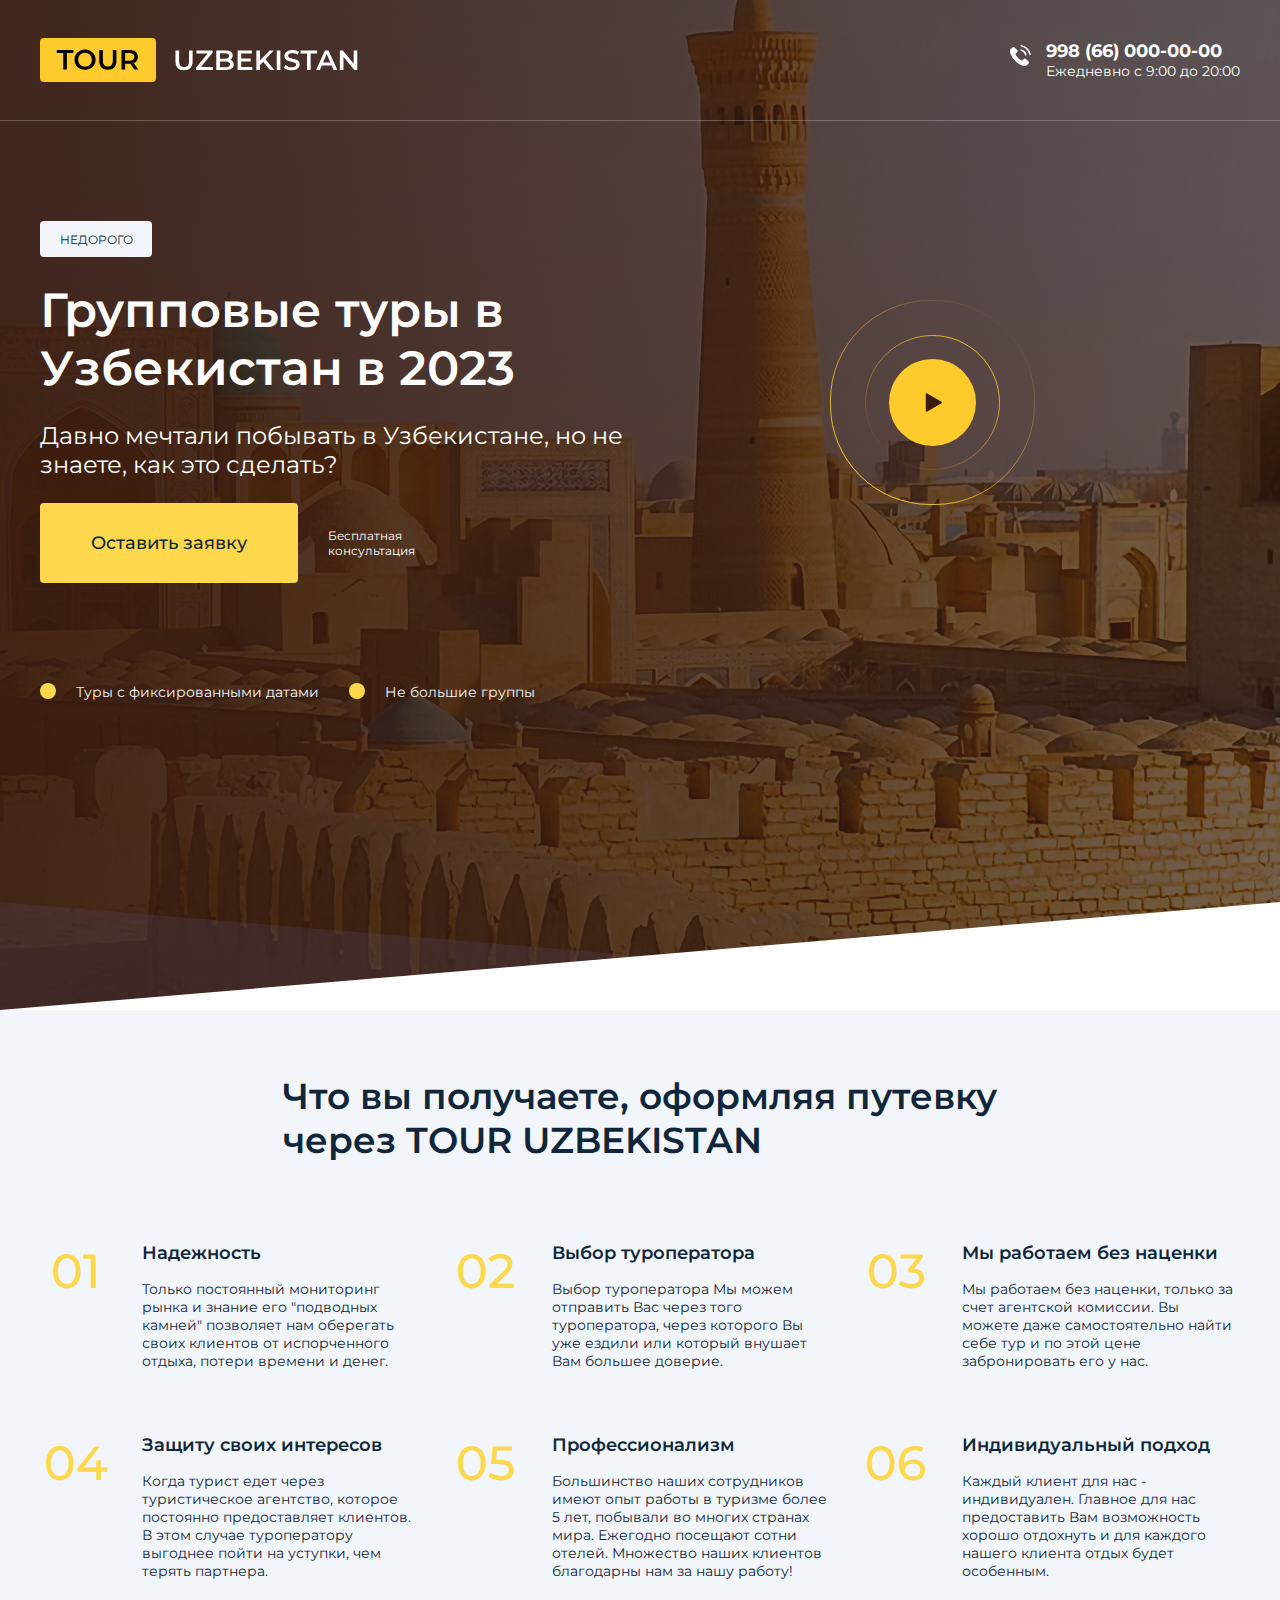
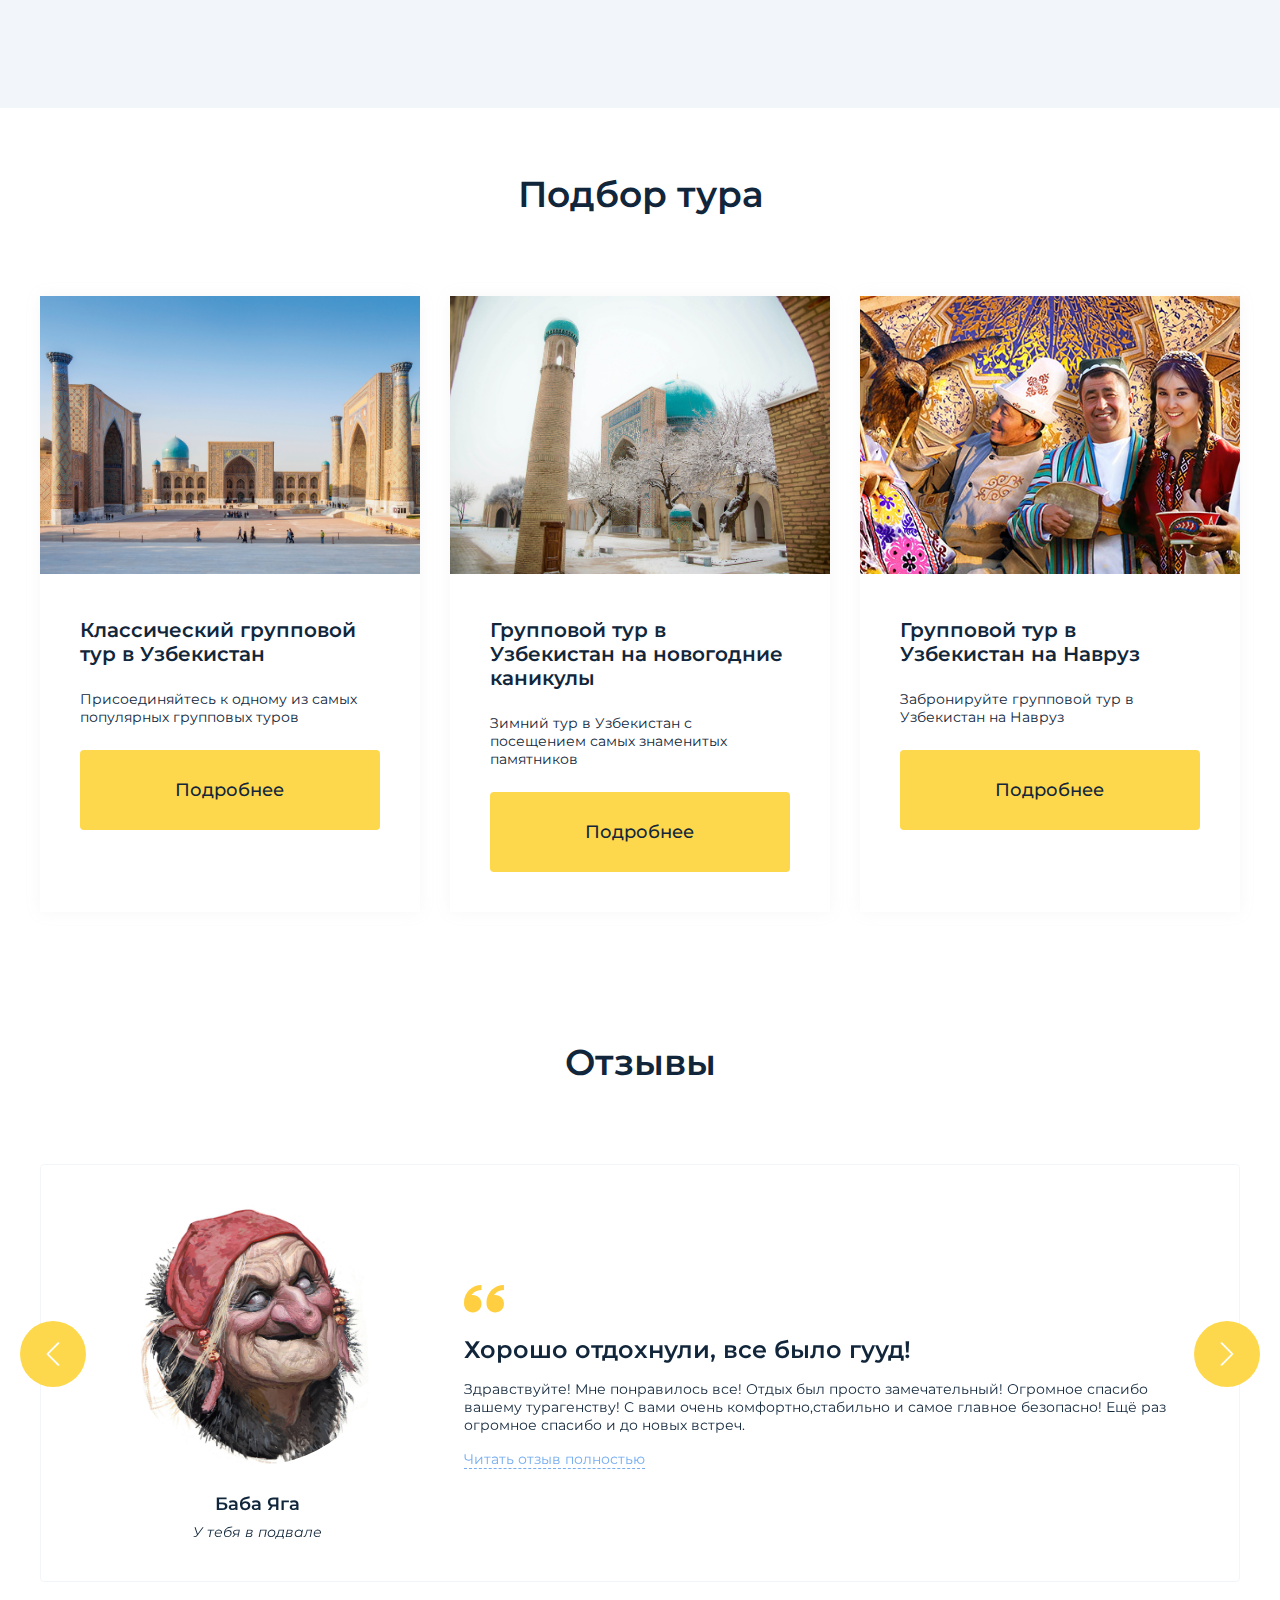
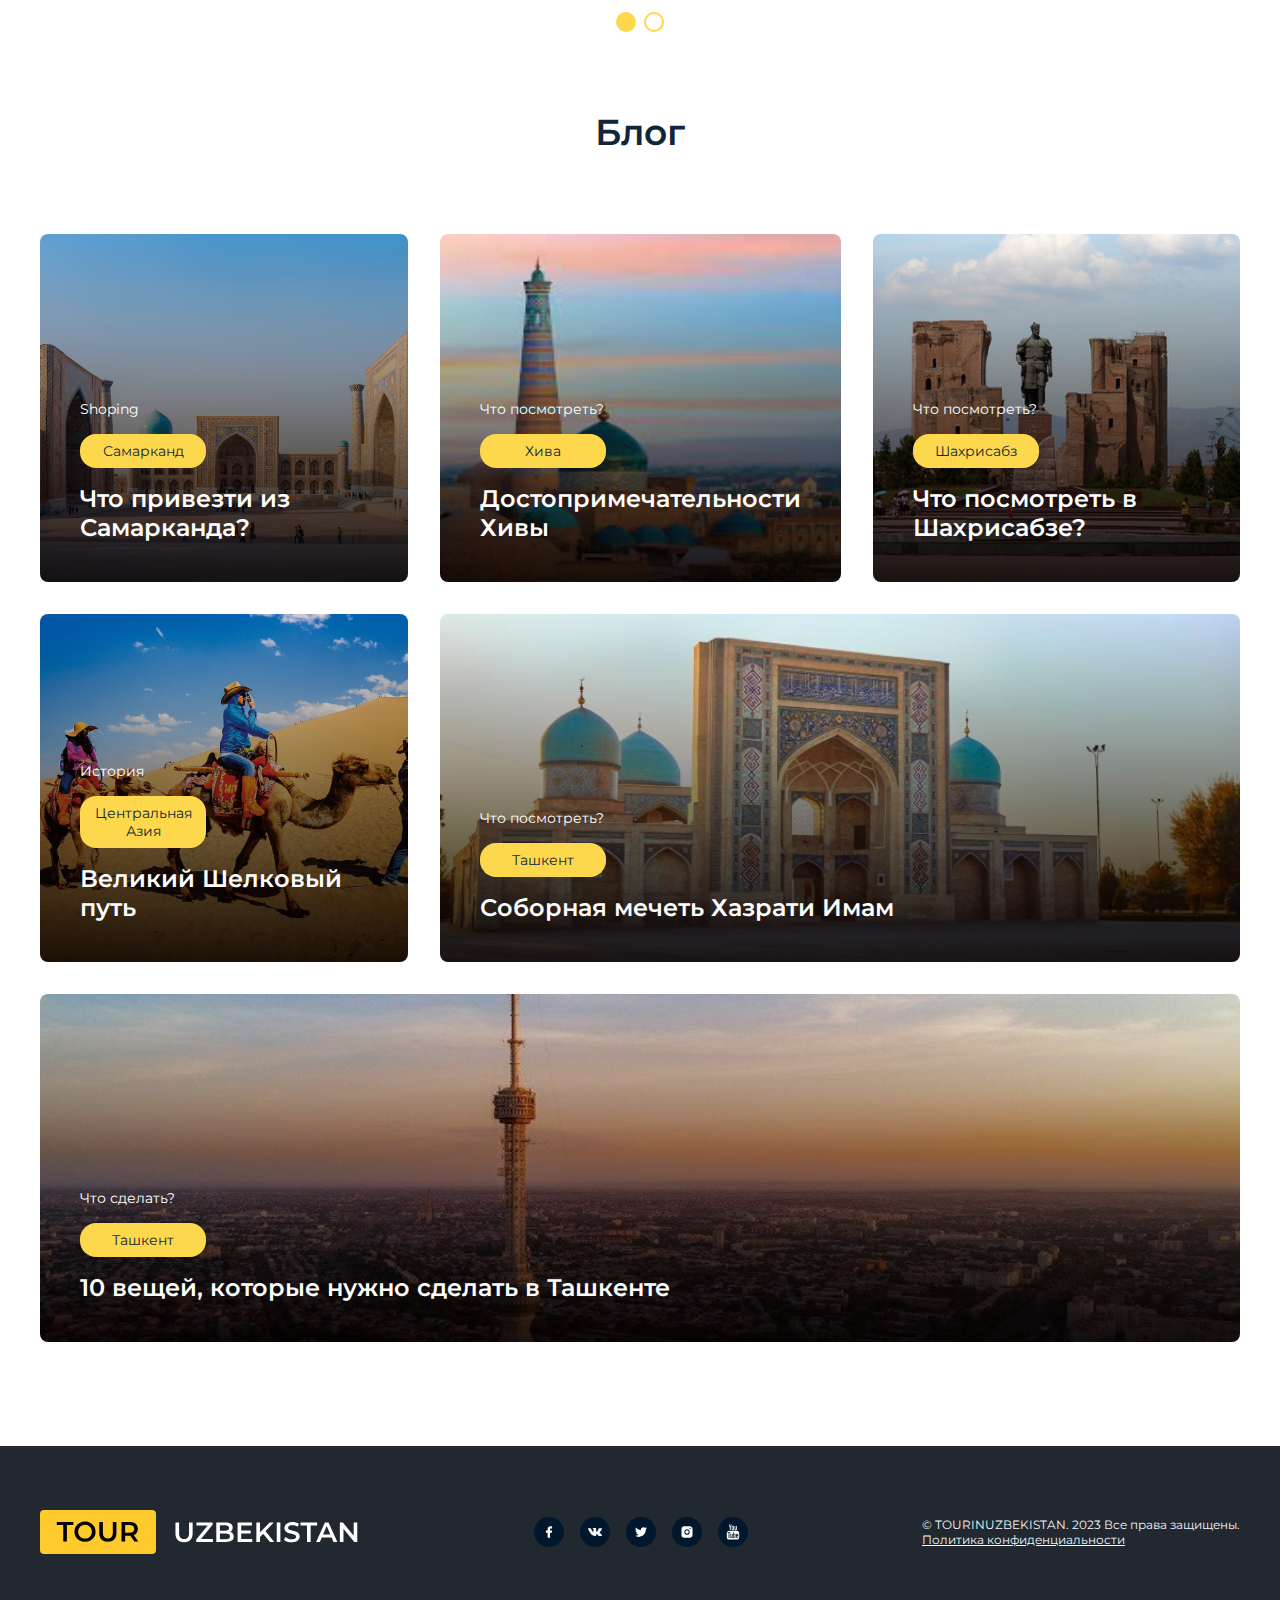
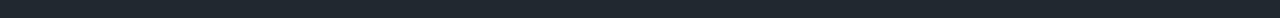
<file: index.html>
<!DOCTYPE html>
<html lang="en">
<head>
    <meta charset="UTF-8">
    <meta http-equiv="X-UA-Compatible" content="IE=edge">
    <meta name="viewport" content="width=device-width, initial-scale=1.0">
    <title>Групповые туры в Узбекистан в 2023 | TOURINUZBEKISTAN</title>
    <meta name="description" content="Туры по всей Центральной Азии. Транспорт, отели, билеты к памятникам включены. Бесплатная консультация. Пишите!">
    <link rel="preconnect" href="https://fonts.googleapis.com">
    <link rel="preconnect" href="https://fonts.gstatic.com" crossorigin>
    <link href="https://fonts.googleapis.com/css2?family=Montserrat:ital,wght@0,100;0,200;0,300;0,400;0,500;0,600;0,700;0,800;0,900;1,100;1,200;1,300;1,400;1,500;1,600;1,700;1,800;1,900&display=swap" rel="stylesheet">
    <link rel="stylesheet" href="css/styles.css">
</head> 
<body class="page-template-main">
    <section id="main">
        <section id="hero" style="background: url('images/bg.png') center center no-repeat;">
            <div class="hero_inner">
                <header id="header">
                    <div class="wrapper">
                        <div class="row header between">
                            <div class="logo col">
                                <a href="/"></a>
                            </div>
                            <div class="phone col">
                                <a href="tel:+998660000000">998 (66) 000-00-00</a>
                                Ежедневно с 9:00 до 20:00
                            </div>
                        </div>
                    </div>
                </header>
                <div class="hero">
                    <div class="wrapper">
                        <div class="row">
                            <div class="hero_text col">
                                <div class="cheap">Недорого</div>
                                <h1>Групповые туры в Узбекистан в 2023</h1>
                                <p>Давно мечтали побывать в Узбекистане, но не знаете, как это сделать?</p>
                                <div class="row group_button center">
                                    <div class="button col">
                                        <a href="#">Оставить заявку</a>
                                    </div>
                                    <div class="button_text col">
                                        Бесплатная консультация
                                    </div>
                                </div>
                            </div>
                            <div class="hero_video col">
                                <a href="https://www.youtube.com/watch?v=_ZH1WsIr2Zk" class="glightboxvideo"></a>
                            </div>
                            <div class="bullets col">
                                <div class="row center">
                                    <div class="bullet col">Туры с фиксированными датами</div>
                                    <div class="bullet col">Не большие группы</div>
                                </div>
                            </div>
                        </div>
                    </div>
                </div>
            </div>
        </section>
        <section id="benefits">
            <div class="wrapper">
                <h2>Что вы получаете, оформляя путевку <br /> через TOUR UZBEKISTAN</h2>
                <div class="row">
                    <div class="benefit col">
                        <div class="row">
                            <div class="benefit_number col">01</div>
                            <div class="benefit_text col">
                                <h3>Надежность</h3>
                                <p>Только постоянный мониторинг рынка и знание его "подводных камней" позволяет нам оберегать своих клиентов от испорченного отдыха, потери времени и денег.</p>
                            </div>
                        </div>
                    </div>
                    <div class="benefit col">
                        <div class="row">
                            <div class="benefit_number col">02</div>
                            <div class="benefit_text col">
                                <h3>Выбор туроператора</h3>
                                <p>Выбор туроператора
                                    Мы можем отправить Вас через того туроператора, через которого Вы уже ездили или который внушает Вам большее доверие.</p>
                            </div>
                        </div>
                    </div>
                    <div class="benefit col">
                        <div class="row">
                            <div class="benefit_number col">03</div>
                            <div class="benefit_text col">
                                <h3>Мы работаем без наценки</h3>
                                <p>Мы работаем без наценки, только за счет агентской комиссии. Вы можете даже самостоятельно найти себе тур и по этой цене забронировать его у нас.</p>
                            </div>
                        </div>
                    </div>
                    <div class="benefit col">
                        <div class="row">
                            <div class="benefit_number col">04</div>
                            <div class="benefit_text col">
                                <h3>Защиту своих интересов</h3>
                                <p>Когда турист едет через туристическое агентство, которое постоянно предоставляет клиентов. В этом случае туроператору выгоднее пойти на уступки, чем терять партнера.</p>
                            </div>
                        </div>
                    </div>
                    <div class="benefit col">
                        <div class="row">
                            <div class="benefit_number col">05</div>
                            <div class="benefit_text col">
                                <h3>Профессионализм</h3>
                                <p>Большинство наших сотрудников имеют опыт работы в туризме более 5 лет, побывали во многих странах мира. Ежегодно посещают сотни отелей. Множество наших клиентов благодарны нам за нашу работу!</p>
                            </div>
                        </div>
                    </div>
                    <div class="benefit col">
                        <div class="row">
                            <div class="benefit_number col">06</div>
                            <div class="benefit_text col">
                                <h3>Индивидуальный подход</h3>
                                <p>Каждый клиент для нас - индивидуален. Главное для нас предоставить Вам возможность хорошо отдохнуть и для каждого нашего клиента отдых будет особенным.</p>
                            </div>
                        </div>
                    </div>
                </div>
            </div>
        </section>
        <section id="tours">
            <div class="wrapper">
                <h2>Подбор тура</h2>
                <div class="row center">
                    <div class="tour col">
                        <img src="images/samarkand.jpg" alt="Регистан">
                        <div class="tour_text">
                            <h3>Классический групповой тур в Узбекистан</h3>
                            <p>Присоединяйтесь к одному из самых популярных групповых туров</p>
                            <div class="button">
                                <a href="#">Подробнее</a>
                            </div>
                        </div>
                    </div>
                    <div class="tour col">
                        <img src="images/zima.jpg" alt="Гур Эмир">
                        <div class="tour_text">
                            <h3>Групповой тур в Узбекистан на новогодние каникулы</h3>
                            <p>Зимний тур в Узбекистан с посещением самых знаменитых памятников</p>
                            <div class="button">
                                <a href="#">Подробнее</a>
                            </div>
                        </div>
                    </div>
                    <div class="tour col">
                        <img src="images/fiva-stans.jpg" alt="Навруз">
                        <div class="tour_text">
                            <h3>Групповой тур в Узбекистан на Навруз</h3>
                            <p>Забронируйте групповой тур в Узбекистан на Навруз</p>
                            <div class="button">
                                <a href="#">Подробнее</a>
                            </div>
                        </div>
                    </div>
                </div>
            </div>
        </section>
        <section id="reviews">
            <div class="wrapper swiper swiper-container">
                <h2>Отзывы</h2>
                <div class="row reviews swiper-wrapper">
                    <div class="review swiper-slide">
                        <div class="row">
                            <div class="review_img col">
                                <img src="images/baba.jpg" alt="Баба Яга">
                                <h3>Баба Яга</h3>
                                <i>У тебя в подвале</i>
                            </div>
                            <div class="review_text col">
                                <h4>Хорошо отдохнули, все было гууд!</h4>
                                <p>Здравствуйте! Мне понравилось все! Отдых был просто замечательный! Огромное спасибо вашему турагенству! С вами очень комфортно,стабильно и самое главное безопасно! Ещё раз огромное спасибо и до новых встреч.</p>
                                <div class="link">
                                   <a href="#">Читать отзыв полностью</a>
                                </div>                                
                            </div>
                        </div>
                    </div>
                    <div class="review swiper-slide">
                        <div class="row">
                            <div class="review_img col">
                                <img src="images/alkaw.jpg" alt="Батя Пушкина">
                                <h3>Батя Пушкина</h3>
                                <i>Под землёй</i>
                            </div>
                            <div class="review_text col">
                                <h4>Шикарно провёл время, от шока сдохнуть даже успел!</h4>
                                <p>Привет, я Алкаш из подземелья! Мой отдых в Узбекистане был фантастическим! В Бухаре я наслаждался узкими улочками и вкуснейшими узбекскими сладостями. В Самарканде Регистан ошеломил меня своей великолепной архитектурой. Попробовал там невероятно вкусный плов! А Хива поразила своей старинной атмосферой и Хивинской крепостью. Купался я в прекрасных оазисах этого города. Отдых в Узбекистане оставил в моем сердце незабываемые впечатления. Вкусная еда, потрясающая архитектура и удивительная природа - все это создало мой идеальный отдых в этой удивительной стране.</p>
                                <div class="link">
                                   <a href="#">Читать отзыв полностью</a>
                                </div>                                
                            </div>
                        </div>
                    </div>
                </div>
                <div class="swiper-button-next"></div>
                <div class="swiper-button-prev"></div>
                <div class="swiper-pagination"></div>
            </div>
        </section>
        <section id="blog">
            <div class="wrapper">
                <h2>Блог</h2>
                <div class="row">
                    <div class="blog col">
                        <a href="#" class="post post_1" style="background: linear-gradient(180deg, rgba(0, 0, 0, 0) 0%, rgba(7, 0, 0, 0.9) 100%), url('images/samarkand.jpg') center center / cover no-repeat;">
                            <div class="theme">Shoping</div>
                            <div class="city">Самарканд</div>
                            <h3>Что привезти из Самарканда?</h3>
                        </a>
                        <a href="#" class="post post_2" style="background: linear-gradient(180deg, rgba(0, 0, 0, 0) 0%, rgba(7, 0, 0, 0.9) 100%), url('images/khiva.jpg') center center / cover no-repeat;">
                            <div class="theme">Что посмотреть?</div>
                            <div class="city">Хива</div>
                            <h3>Достопримечательности Хивы</h3>
                        </a>
                        <a href="#" class="post post_3" style="background: linear-gradient(180deg, rgba(0, 0, 0, 0) 0%, rgba(7, 0, 0, 0.9) 100%), url('images/shahrisabz.png') center center / cover no-repeat;">
                            <div class="theme">Что посмотреть?</div>
                            <div class="city">Шахрисабз</div>
                            <h3>Что посмотреть в Шахрисабзе?</h3>
                        </a>
                        <a href="#" class="post post_4" style="background: linear-gradient(180deg, rgba(0, 0, 0, 0) 0%, rgba(7, 0, 0, 0.9) 100%), url('images/silkroad.jpg') center center / cover no-repeat;">
                            <div class="theme">История</div>
                            <div class="city">Центральная Азия</div>
                            <h3>Великий Шелковый путь</h3>
                        </a>
                        <a href="#" class="post post_5" style="background: linear-gradient(180deg, rgba(0, 0, 0, 0) 0%, rgba(7, 0, 0, 0.9) 100%), url('images/tashkent.jpg') center center / cover no-repeat;">
                            <div class="theme">Что посмотреть?</div>
                            <div class="city">Ташкент</div>
                            <h3>Соборная мечеть Хазрати Имам</h3>
                        </a>
                        <a href="#" class="post post_6" style="background: linear-gradient(180deg, rgba(0, 0, 0, 0) 0%, rgba(7, 0, 0, 0.9) 100%), url('images/tashkent-vishka.png') center center / cover no-repeat;">
                            <div class="theme">Что сделать?</div>
                            <div class="city">Ташкент</div>
                            <h3>10 вещей, которые нужно сделать в Ташкенте</h3>
                        </a>
                    </div>
                </div>
            </div>
        </section>
    </section>
    <footer id="footer">
        <div class="wrapper">
            <div class="row footer between">
                <div class="logo col">
                    <a href="/"></a>
                </div>
                <div class="icons col">
                    <a href="https://facebook.com">
                        <img src="img/fb.svg" alt="FaceBook">
                    </a>
                    <a href="https://vk.com">
                        <img src="img/vk.svg" alt="VK">
                    </a>
                    <a href="https://twitter.com">
                        <img src="img/tw.svg" alt="Twitter">
                    </a>
                    <a href="https://instagram.com">
                        <img src="img/insr.svg" alt="Instagram">
                    </a>
                    <a href="https://youtube.com">
                        <img src="img/yt.svg" alt="Youtube">
                    </a>
                </div>
                <div class="copyright col">
                    &copy; TOURINUZBEKISTAN. 2023 Все права защищены. <br />
                    <a href="#">Политика конфиденциальности</a>
                </div>
            </div>
        </div>
    </footer>
    <script src="js/scripts.min.js"></script>
</body>
</html>
</file>
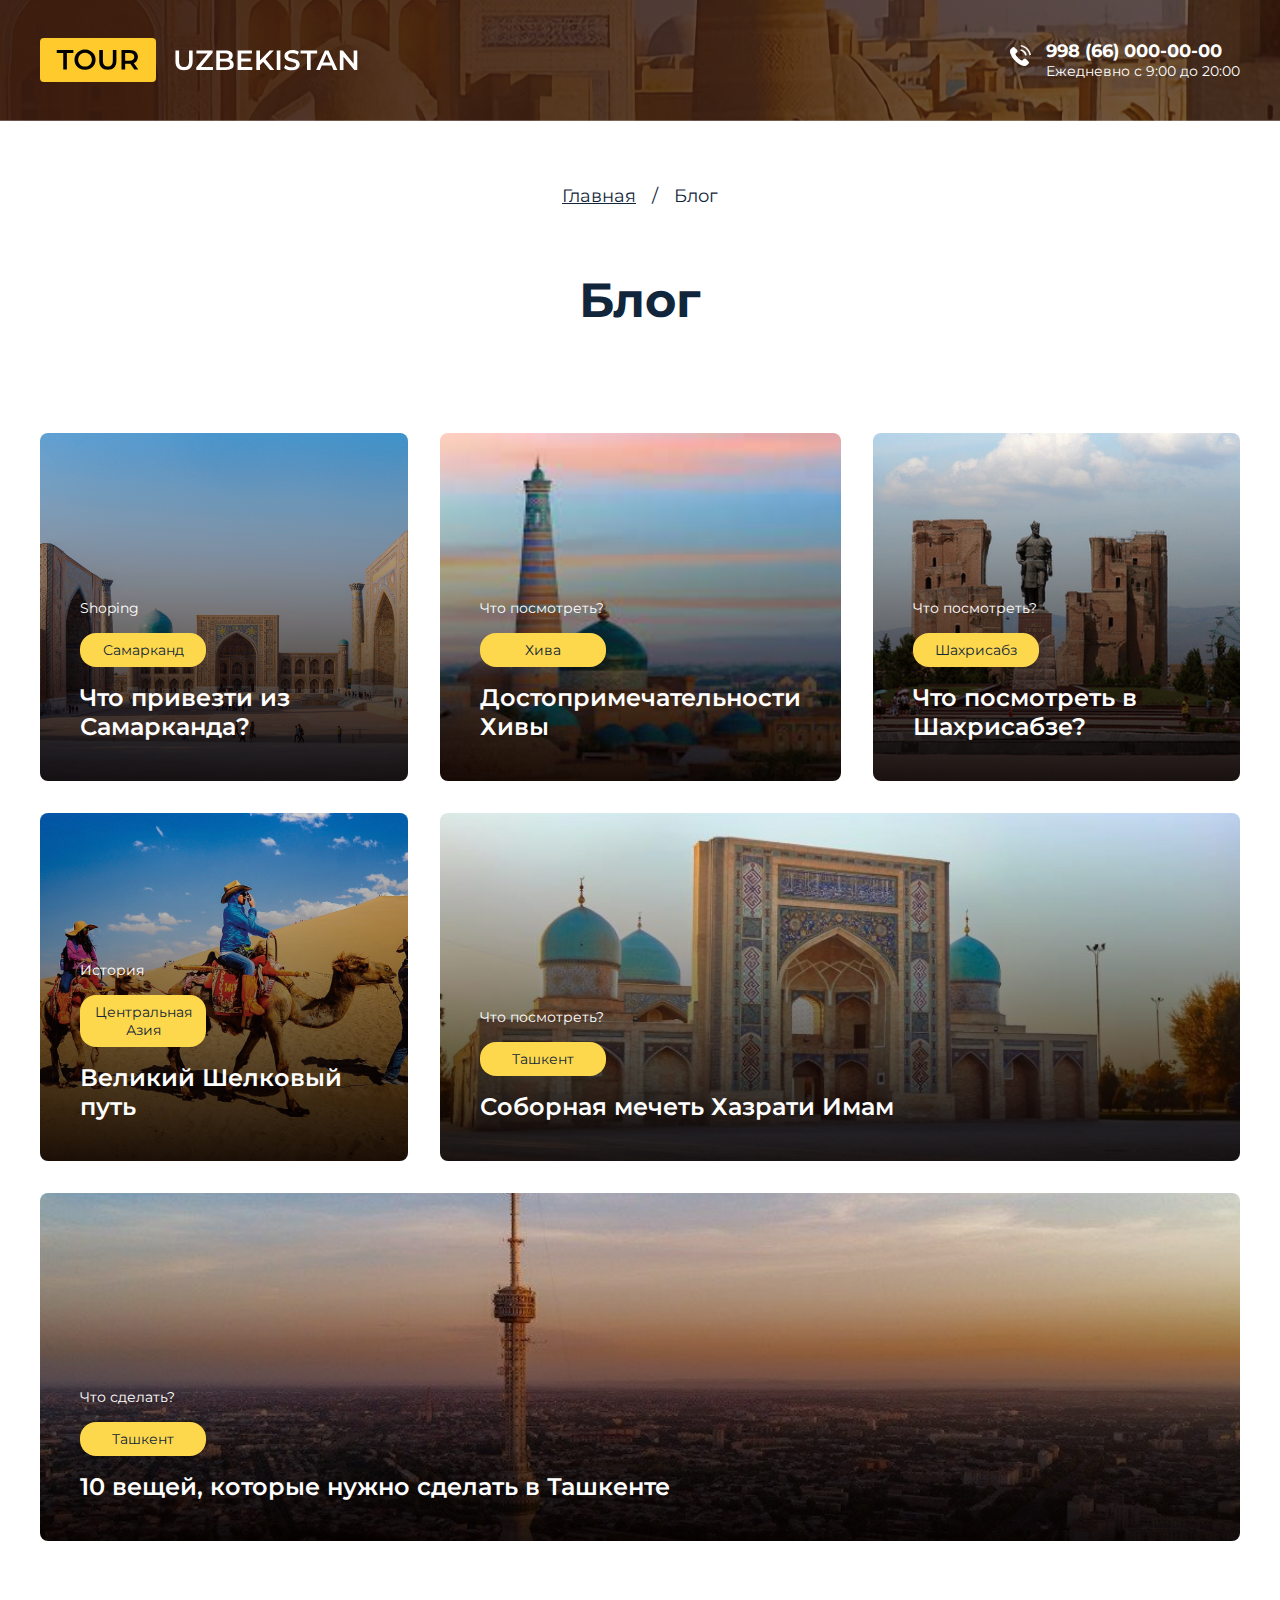
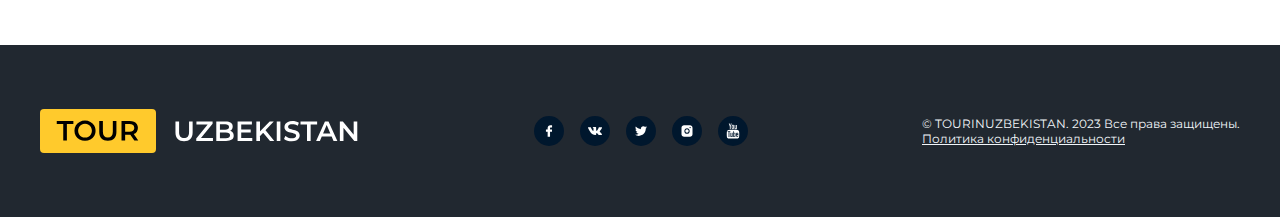
<file: blog.html>
<!DOCTYPE html>
<html lang="en">
<head>
    <meta charset="UTF-8">
    <meta http-equiv="X-UA-Compatible" content="IE=edge">
    <meta name="viewport" content="width=device-width, initial-scale=1.0">
    <title>Блог | TOURINUZBEKISTAN</title>
    <meta name="description" content="Туры по всей Центральной Азии. Транспорт, отели, билеты к памятникам включены. Бесплатная консультация. Пишите!">
    <link rel="preconnect" href="https://fonts.googleapis.com">
    <link rel="preconnect" href="https://fonts.gstatic.com" crossorigin>
    <link href="https://fonts.googleapis.com/css2?family=Montserrat:ital,wght@0,100;0,200;0,300;0,400;0,500;0,600;0,700;0,800;0,900;1,100;1,200;1,300;1,400;1,500;1,600;1,700;1,800;1,900&display=swap" rel="stylesheet">
    <link rel="stylesheet" href="css/styles.css">
</head> 
<body>
    <section id="main">
        <section id="hero" style="background: url('images/bg.png') center center no-repeat;">
            <div class="hero_inner">
                <header id="header">
                    <div class="wrapper">
                        <div class="row header between">
                            <div class="logo col">
                                <a href="/"></a>
                            </div>
                            <div class="phone col">
                                <a href="tel:+998660000000">998 (66) 000-00-00</a>
                                Ежедневно с 9:00 до 20:00
                            </div>
                        </div>
                    </div>
                </header>
            </div>
        </section>
        <section id="content">
            <div class="wrapper">
                <div class="row">
                    <div class="breadcrumbs col">
                        <ul>
                            <li><a href="/">Главная</a></li>
                            <li>Блог</li>
                        </ul>
                    </div>
                    <h1>Блог</h1>
                </div>
            </div>
        </section>
        <section id="blog">
            <div class="wrapper">
                <div class="row">
                    <div class="blog col">
                        <a href="#" class="post post_1" style="background: linear-gradient(180deg, rgba(0, 0, 0, 0) 0%, rgba(7, 0, 0, 0.9) 100%), url('images/samarkand.jpg') center center / cover no-repeat;">
                            <div class="theme">Shoping</div>
                            <div class="city">Самарканд</div>
                            <h3>Что привезти из Самарканда?</h3>
                        </a>
                        <a href="#" class="post post_2" style="background: linear-gradient(180deg, rgba(0, 0, 0, 0) 0%, rgba(7, 0, 0, 0.9) 100%), url('images/khiva.jpg') center center / cover no-repeat;">
                            <div class="theme">Что посмотреть?</div>
                            <div class="city">Хива</div>
                            <h3>Достопримечательности Хивы</h3>
                        </a>
                        <a href="#" class="post post_3" style="background: linear-gradient(180deg, rgba(0, 0, 0, 0) 0%, rgba(7, 0, 0, 0.9) 100%), url('images/shahrisabz.png') center center / cover no-repeat;">
                            <div class="theme">Что посмотреть?</div>
                            <div class="city">Шахрисабз</div>
                            <h3>Что посмотреть в Шахрисабзе?</h3>
                        </a>
                        <a href="#" class="post post_4" style="background: linear-gradient(180deg, rgba(0, 0, 0, 0) 0%, rgba(7, 0, 0, 0.9) 100%), url('images/silkroad.jpg') center center / cover no-repeat;">
                            <div class="theme">История</div>
                            <div class="city">Центральная Азия</div>
                            <h3>Великий Шелковый путь</h3>
                        </a>
                        <a href="#" class="post post_5" style="background: linear-gradient(180deg, rgba(0, 0, 0, 0) 0%, rgba(7, 0, 0, 0.9) 100%), url('images/tashkent.jpg') center center / cover no-repeat;">
                            <div class="theme">Что посмотреть?</div>
                            <div class="city">Ташкент</div>
                            <h3>Соборная мечеть Хазрати Имам</h3>
                        </a>
                        <a href="#" class="post post_6" style="background: linear-gradient(180deg, rgba(0, 0, 0, 0) 0%, rgba(7, 0, 0, 0.9) 100%), url('images/tashkent-vishka.png') center center / cover no-repeat;">
                            <div class="theme">Что сделать?</div>
                            <div class="city">Ташкент</div>
                            <h3>10 вещей, которые нужно сделать в Ташкенте</h3>
                        </a>
                    </div>
                </div>
            </div>
        </section>
    </section>
    <footer id="footer">
        <div class="wrapper">
            <div class="row footer between">
                <div class="logo col">
                    <a href="/"></a>
                </div>
                <div class="icons col">
                    <a href="https://facebook.com">
                        <img src="img/fb.svg" alt="FaceBook">
                    </a>
                    <a href="https://vk.com">
                        <img src="img/vk.svg" alt="VK">
                    </a>
                    <a href="https://twitter.com">
                        <img src="img/tw.svg" alt="Twitter">
                    </a>
                    <a href="https://instagram.com">
                        <img src="img/insr.svg" alt="Instagram">
                    </a>
                    <a href="https://youtube.com">
                        <img src="img/yt.svg" alt="Youtube">
                    </a>
                </div>
                <div class="copyright col">
                    &copy; TOURINUZBEKISTAN. 2023 Все права защищены. <br />
                    <a href="#">Политика конфиденциальности</a>
                </div>
            </div>
        </div>
    </footer>
    <script src="js/scripts.min.js"></script>
</body>
</html>
</file>
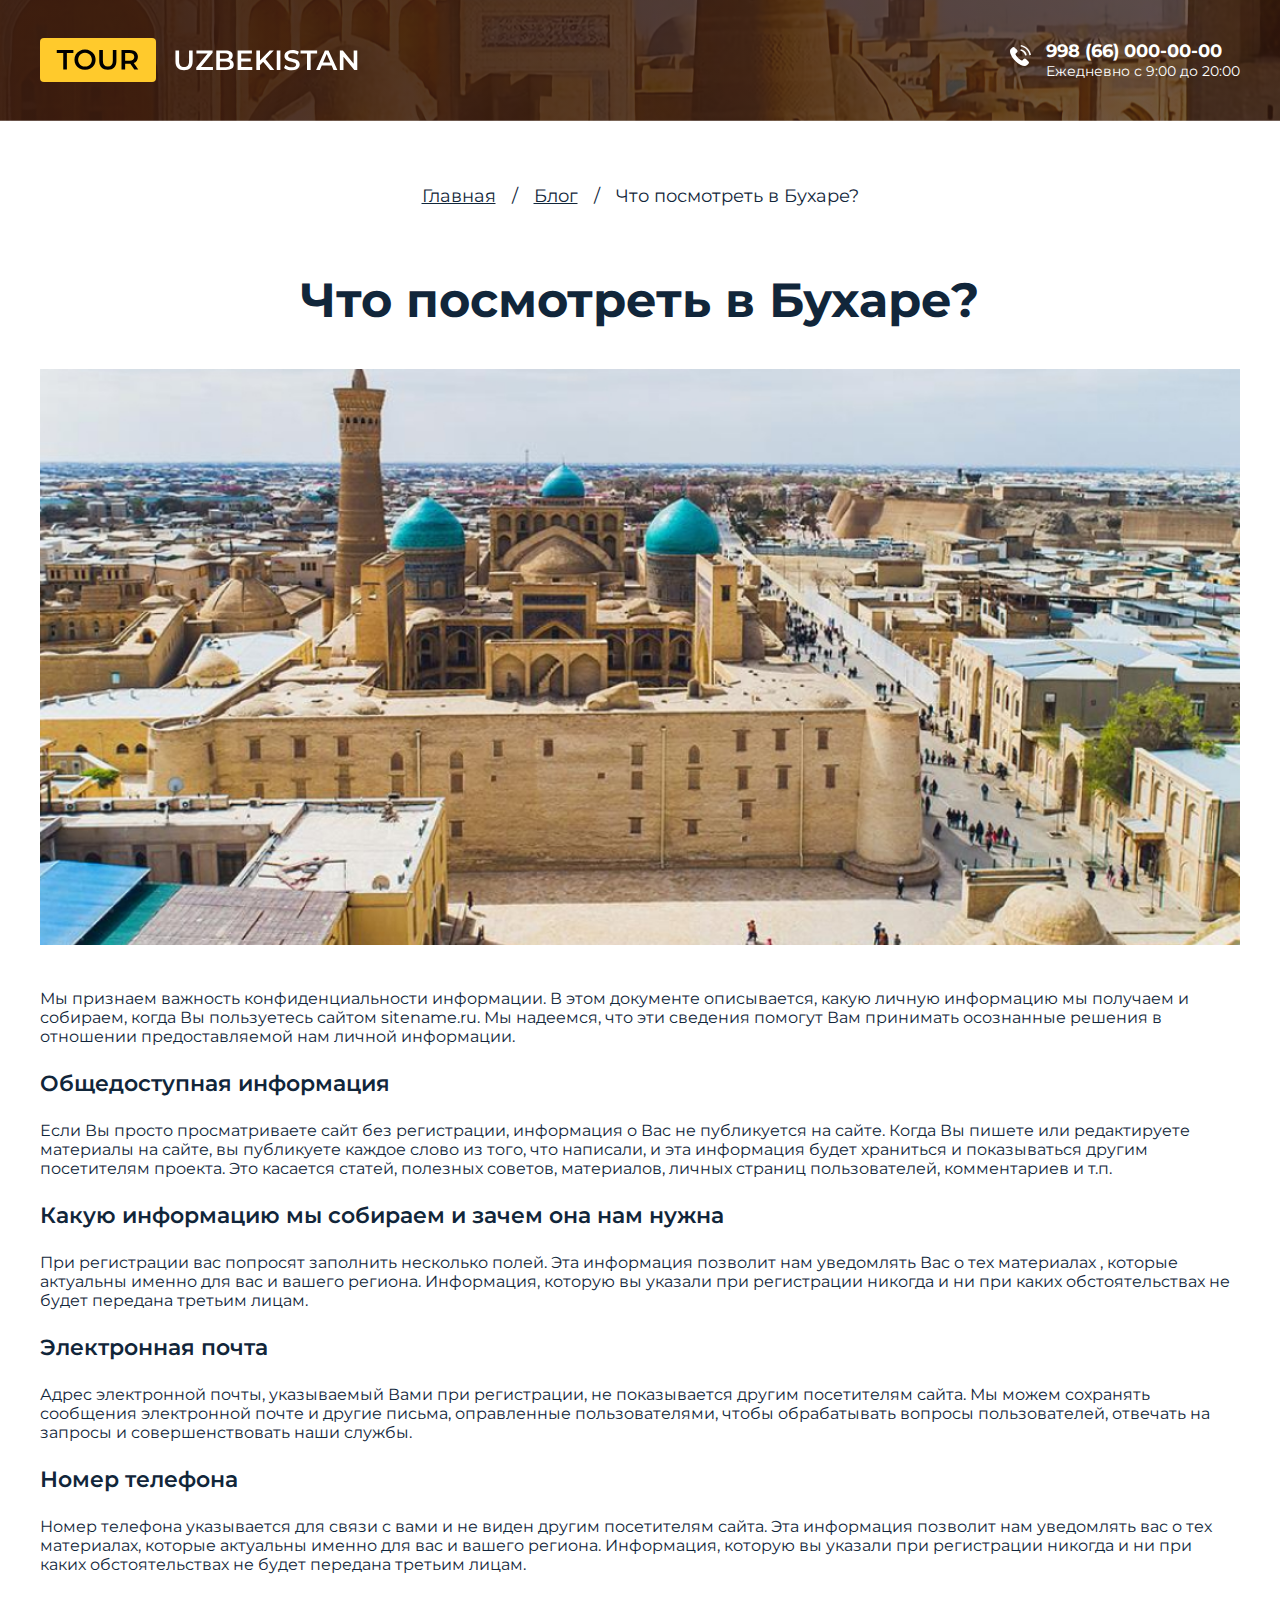
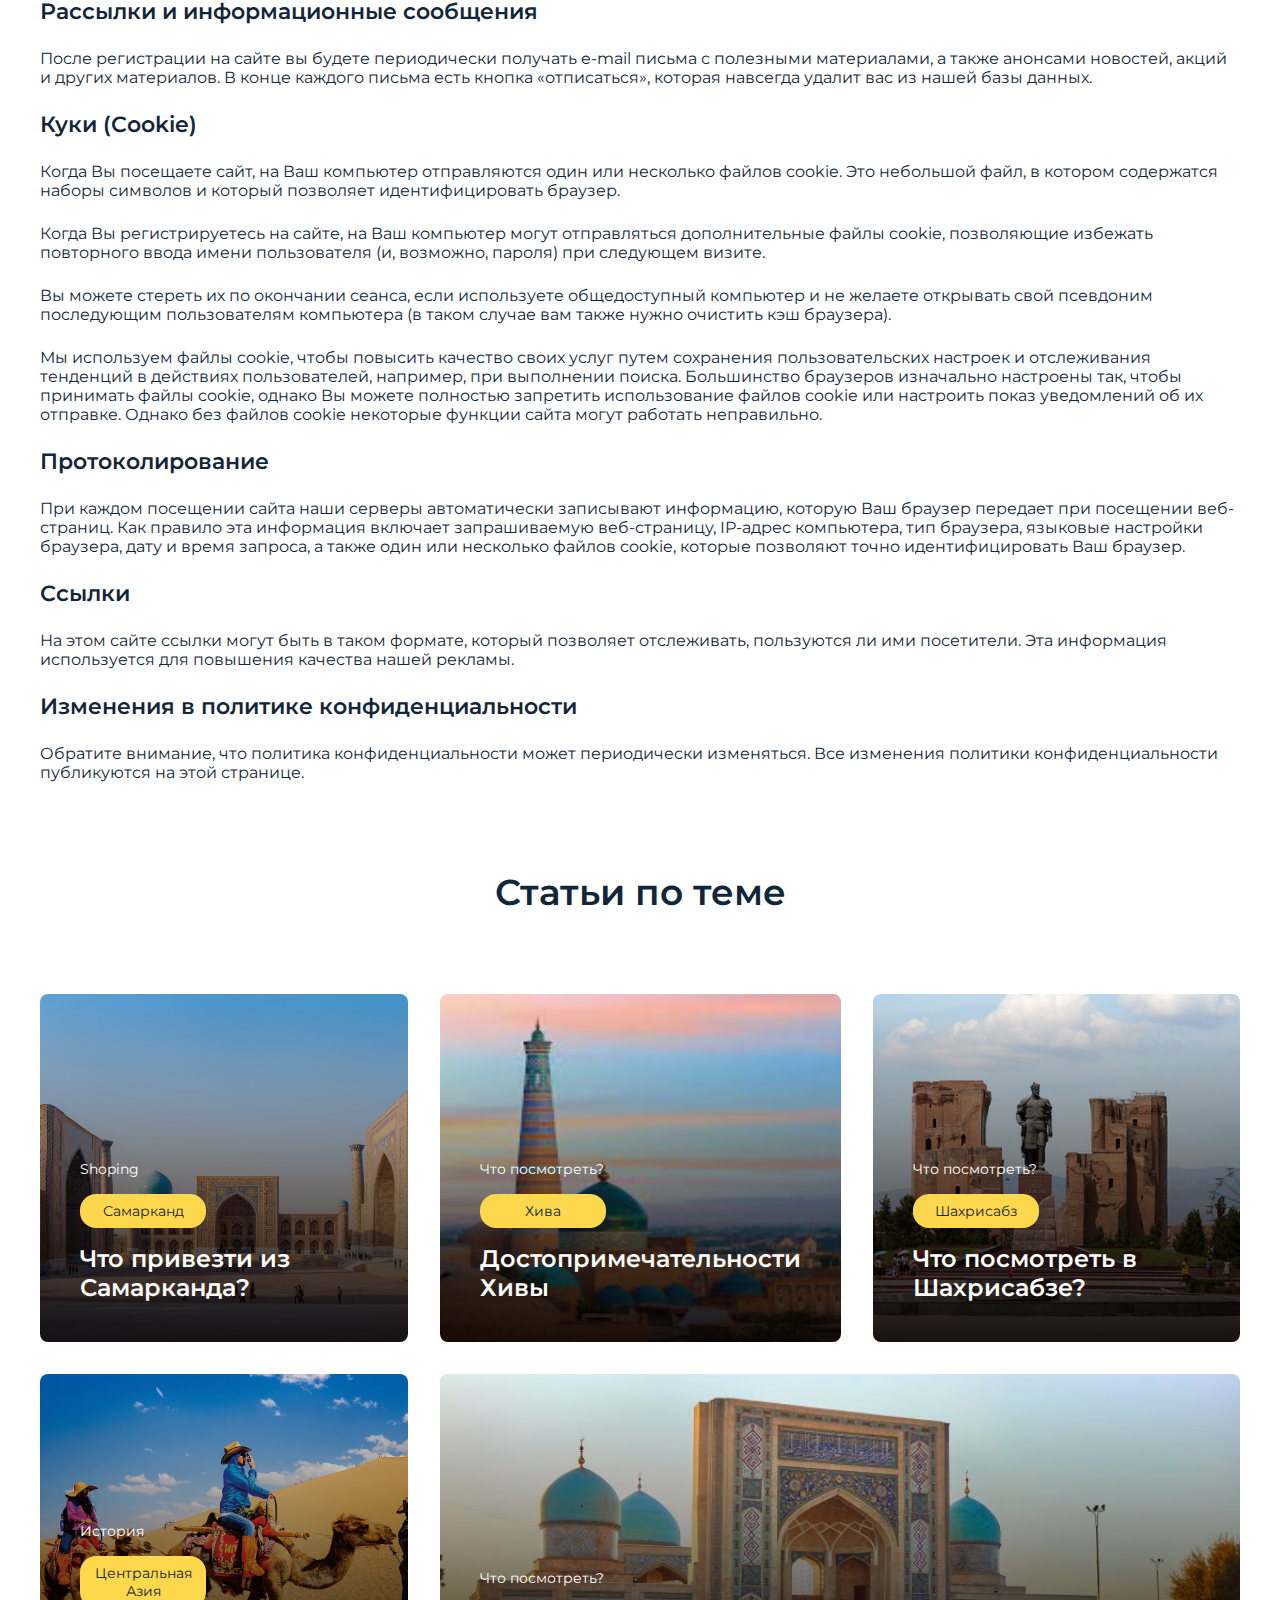
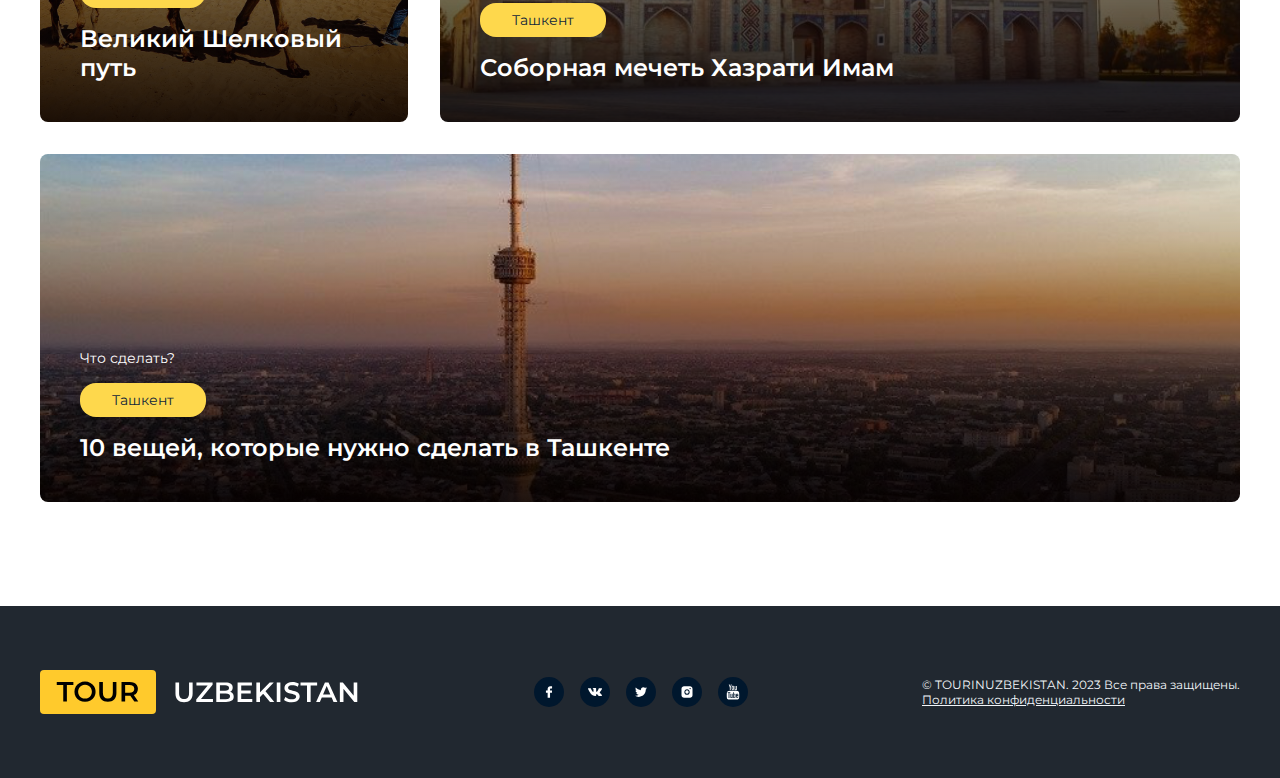
<file: post.html>
<!DOCTYPE html>
<html lang="en">
<head>
    <meta charset="UTF-8">
    <meta http-equiv="X-UA-Compatible" content="IE=edge">
    <meta name="viewport" content="width=device-width, initial-scale=1.0">
    <title>Что посмотреть в Бухаре? | TOURINUZBEKISTAN</title>
    <meta name="description" content="Туры по всей Центральной Азии. Транспорт, отели, билеты к памятникам включены. Бесплатная консультация. Пишите!">
    <link rel="preconnect" href="https://fonts.googleapis.com">
    <link rel="preconnect" href="https://fonts.gstatic.com" crossorigin>
    <link href="https://fonts.googleapis.com/css2?family=Montserrat:ital,wght@0,100;0,200;0,300;0,400;0,500;0,600;0,700;0,800;0,900;1,100;1,200;1,300;1,400;1,500;1,600;1,700;1,800;1,900&display=swap" rel="stylesheet">
    <link rel="stylesheet" href="css/styles.css">
</head> 
<body>
    <section id="main">
        <section id="hero" style="background: url('images/bg.png') center center no-repeat;">
            <div class="hero_inner">
                <header id="header">
                    <div class="wrapper">
                        <div class="row header between">
                            <div class="logo col">
                                <a href="/"></a>
                            </div>
                            <div class="phone col">
                                <a href="tel:+998660000000">998 (66) 000-00-00</a>
                                Ежедневно с 9:00 до 20:00
                            </div>
                        </div>
                    </div>
                </header>
            </div>
        </section>
        <section id="content">
            <div class="wrapper">
                <div class="row">
                    <div class="breadcrumbs col">
                        <ul>
                            <li><a href="/">Главная</a></li>
                            <li><a href="/blog.html">Блог</a></li>
                            <li>Что посмотреть в Бухаре?</li>
                        </ul>
                    </div>
                    <h1>Что посмотреть в Бухаре?</h1>
                    <div class="content col">
                        <img src="images/chto-posmotret-v-bukhare.jpg" alt="Чито пасматрить в Бухари????!">
<p>Мы признаем важность конфиденциальности информации. В этом документе описывается, какую личную информацию мы получаем и собираем, когда Вы пользуетесь сайтом sitename.ru. Мы надеемся, что эти сведения помогут Вам принимать осознанные решения в отношении предоставляемой нам личной информации.</p>

<h2>Общедоступная информация</h2>
<p>Если Вы просто просматриваете сайт без регистрации, информация о Вас не публикуется на сайте. Когда Вы пишете или редактируете материалы на сайте, вы публикуете каждое слово из того, что написали, и эта информация будет храниться и показываться другим посетителям проекта. Это касается статей, полезных советов, материалов, личных страниц пользователей, комментариев и т.п.</p>

<h2>Какую информацию мы собираем и зачем она нам нужна</h2>
<p>При регистрации вас попросят заполнить несколько полей. Эта информация позволит нам уведомлять Вас о тех материалах , которые актуальны именно для вас и вашего региона. Информация, которую вы указали при регистрации никогда и ни при каких обстоятельствах не будет передана третьим лицам.</p>

<h2>Электронная почта</h2>
<p>Адрес электронной почты, указываемый Вами при регистрации, не показывается другим посетителям сайта. Мы можем сохранять сообщения электронной почте и другие письма, оправленные пользователями, чтобы обрабатывать вопросы пользователей, отвечать на запросы и совершенствовать наши службы.</p>

<h2>Номер телефона</h2>
<p>Номер телефона указывается для связи с вами и не виден другим посетителям сайта. Эта информация позволит нам уведомлять вас о тех материалах, которые актуальны именно для вас и вашего региона. Информация, которую вы указали при регистрации никогда и ни при каких обстоятельствах не будет передана третьим лицам.</p>

<h2>Рассылки и информационные сообщения</h2>
<p>После регистрации на сайте вы будете периодически получать e-mail письма с полезными материалами, а также анонсами новостей, акций и других материалов. В конце каждого письма есть кнопка «отписаться», которая навсегда удалит вас из нашей базы данных.</p>

<h2>Куки (Cookie)</h2>
<p>Когда Вы посещаете сайт, на Ваш компьютер отправляются один или несколько файлов cookie. Это небольшой файл, в котором содержатся наборы символов и который позволяет идентифицировать браузер.</p>

<p>Когда Вы регистрируетесь на сайте, на Ваш компьютер могут отправляться дополнительные файлы cookie, позволяющие избежать повторного ввода имени пользователя (и, возможно, пароля) при следующем визите.</p>

<p>Вы можете стереть их по окончании сеанса, если используете общедоступный компьютер и не желаете открывать свой псевдоним последующим пользователям компьютера (в таком случае вам также нужно очистить кэш браузера).</p>

<p>Мы используем файлы cookie, чтобы повысить качество своих услуг путем сохранения пользовательских настроек и отслеживания тенденций в действиях пользователей, например, при выполнении поиска. Большинство браузеров изначально настроены так, чтобы принимать файлы cookie, однако Вы можете полностью запретить использование файлов cookie или настроить показ уведомлений об их отправке. Однако без файлов cookie некоторые функции сайта могут работать неправильно.</p>

<h2>Протоколирование</h2>
<p>При каждом посещении сайта наши серверы автоматически записывают информацию, которую Ваш браузер передает при посещении веб-страниц. Как правило эта информация включает запрашиваемую веб-страницу, IP-адрес компьютера, тип браузера, языковые настройки браузера, дату и время запроса, а также один или несколько файлов cookie, которые позволяют точно идентифицировать Ваш браузер.</p>

<h2>Ссылки</h2>
<p>На этом сайте ссылки могут быть в таком формате, который позволяет отслеживать, пользуются ли ими посетители. Эта информация используется для повышения качества нашей рекламы.</p>

<h2>Изменения в политике конфиденциальности</h2>
<p>Обратите внимание, что политика конфиденциальности может периодически изменяться. Все изменения политики конфиденциальности публикуются на этой странице.</p>
                    </div>
                </div>
            </div>
        </section>
        <section id="blog">
            <div class="wrapper">
                <h2>Статьи по теме</h2>
                <div class="row">
                    <div class="blog col">
                        <a href="#" class="post post_1" style="background: linear-gradient(180deg, rgba(0, 0, 0, 0) 0%, rgba(7, 0, 0, 0.9) 100%), url('images/samarkand.jpg') center center / cover no-repeat;">
                            <div class="theme">Shoping</div>
                            <div class="city">Самарканд</div>
                            <h3>Что привезти из Самарканда?</h3>
                        </a>
                        <a href="#" class="post post_2" style="background: linear-gradient(180deg, rgba(0, 0, 0, 0) 0%, rgba(7, 0, 0, 0.9) 100%), url('images/khiva.jpg') center center / cover no-repeat;">
                            <div class="theme">Что посмотреть?</div>
                            <div class="city">Хива</div>
                            <h3>Достопримечательности Хивы</h3>
                        </a>
                        <a href="#" class="post post_3" style="background: linear-gradient(180deg, rgba(0, 0, 0, 0) 0%, rgba(7, 0, 0, 0.9) 100%), url('images/shahrisabz.png') center center / cover no-repeat;">
                            <div class="theme">Что посмотреть?</div>
                            <div class="city">Шахрисабз</div>
                            <h3>Что посмотреть в Шахрисабзе?</h3>
                        </a>
                        <a href="#" class="post post_4" style="background: linear-gradient(180deg, rgba(0, 0, 0, 0) 0%, rgba(7, 0, 0, 0.9) 100%), url('images/silkroad.jpg') center center / cover no-repeat;">
                            <div class="theme">История</div>
                            <div class="city">Центральная Азия</div>
                            <h3>Великий Шелковый путь</h3>
                        </a>
                        <a href="#" class="post post_5" style="background: linear-gradient(180deg, rgba(0, 0, 0, 0) 0%, rgba(7, 0, 0, 0.9) 100%), url('images/tashkent.jpg') center center / cover no-repeat;">
                            <div class="theme">Что посмотреть?</div>
                            <div class="city">Ташкент</div>
                            <h3>Соборная мечеть Хазрати Имам</h3>
                        </a>
                        <a href="#" class="post post_6" style="background: linear-gradient(180deg, rgba(0, 0, 0, 0) 0%, rgba(7, 0, 0, 0.9) 100%), url('images/tashkent-vishka.png') center center / cover no-repeat;">
                            <div class="theme">Что сделать?</div>
                            <div class="city">Ташкент</div>
                            <h3>10 вещей, которые нужно сделать в Ташкенте</h3>
                        </a>
                    </div>
                </div>
            </div>
        </section>
    </section>
    <footer id="footer">
        <div class="wrapper">
            <div class="row footer between">
                <div class="logo col">
                    <a href="/"></a>
                </div>
                <div class="icons col">
                    <a href="https://facebook.com">
                        <img src="img/fb.svg" alt="FaceBook">
                    </a>
                    <a href="https://vk.com">
                        <img src="img/vk.svg" alt="VK">
                    </a>
                    <a href="https://twitter.com">
                        <img src="img/tw.svg" alt="Twitter">
                    </a>
                    <a href="https://instagram.com">
                        <img src="img/insr.svg" alt="Instagram">
                    </a>
                    <a href="https://youtube.com">
                        <img src="img/yt.svg" alt="Youtube">
                    </a>
                </div>
                <div class="copyright col">
                    &copy; TOURINUZBEKISTAN. 2023 Все права защищены. <br />
                    <a href="#">Политика конфиденциальности</a>
                </div>
            </div>
        </div>
    </footer>
    <script src="js/scripts.min.js"></script>
</body>
</html>
</file>
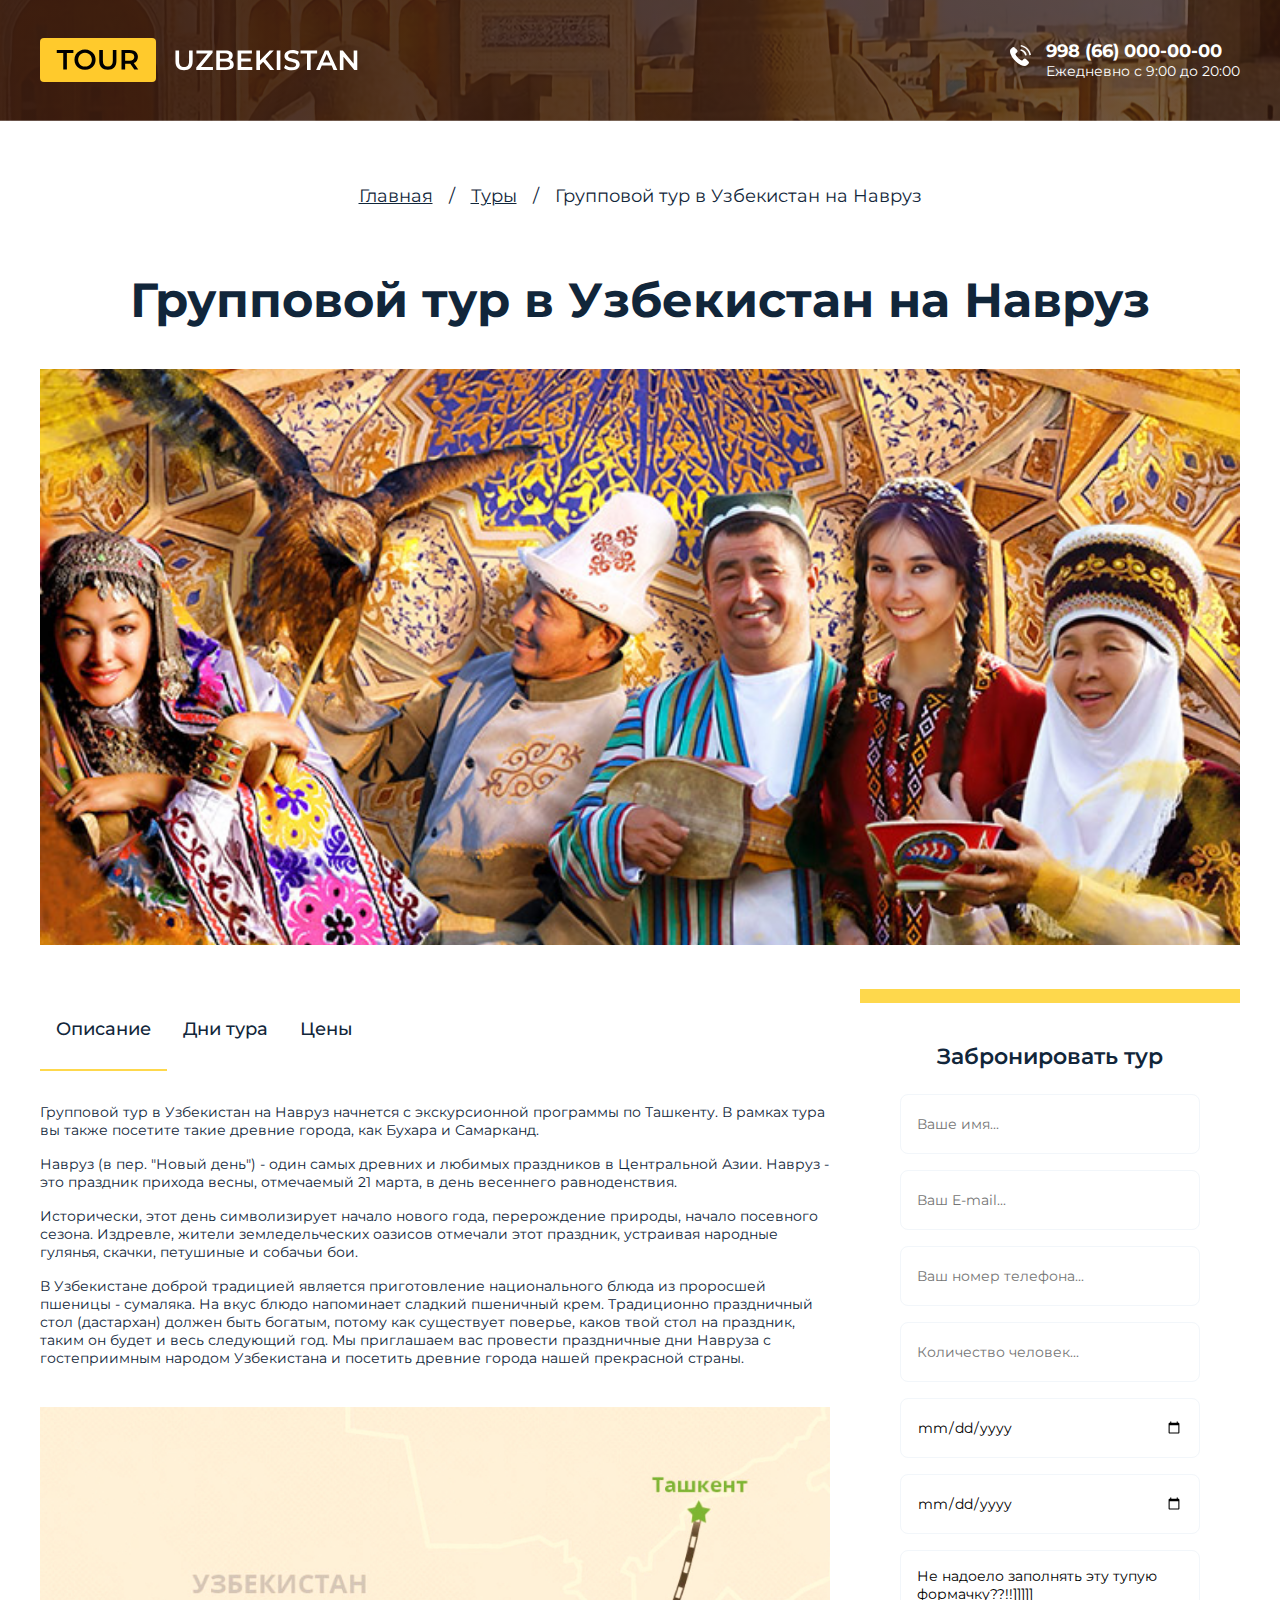
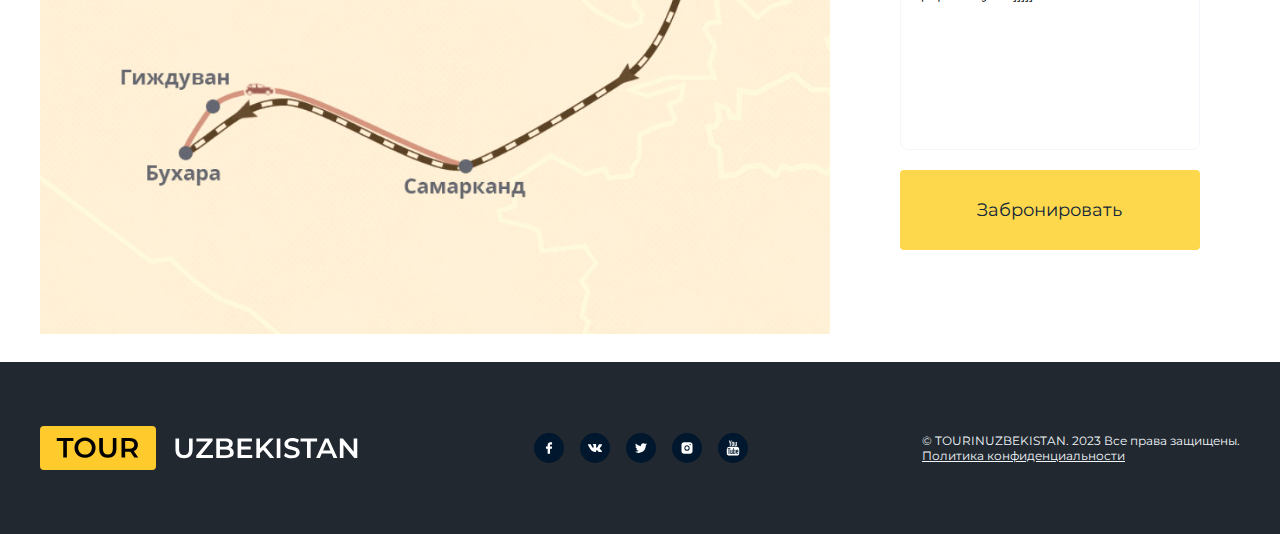
<file: tour.html>
<!DOCTYPE html>
<html lang="en">
<head>
    <meta charset="UTF-8">
    <meta http-equiv="X-UA-Compatible" content="IE=edge">
    <meta name="viewport" content="width=device-width, initial-scale=1.0">
    <title>Групповой тур в Узбекистан на Навруз | TOURINUZBEKISTAN</title>
    <meta name="description" content="Туры по всей Центральной Азии. Транспорт, отели, билеты к памятникам включены. Бесплатная консультация. Пишите!">
    <link rel="preconnect" href="https://fonts.googleapis.com">
    <link rel="preconnect" href="https://fonts.gstatic.com" crossorigin>
    <link href="https://fonts.googleapis.com/css2?family=Montserrat:ital,wght@0,100;0,200;0,300;0,400;0,500;0,600;0,700;0,800;0,900;1,100;1,200;1,300;1,400;1,500;1,600;1,700;1,800;1,900&display=swap" rel="stylesheet">
    <link rel="stylesheet" href="css/styles.css">
</head> 
<body>
    <section id="main">
        <section id="hero" style="background: url('images/bg.png') center center no-repeat;">
            <div class="hero_inner">
                <header id="header">
                    <div class="wrapper">
                        <div class="row header between">
                            <div class="logo col">
                                <a href="/"></a>
                            </div>
                            <div class="phone col">
                                <a href="tel:+998660000000">998 (66) 000-00-00</a>
                                Ежедневно с 9:00 до 20:00
                            </div>
                        </div>
                    </div>
                </header>
            </div>
        </section>
        <section id="content" class="tour_page">
            <div class="wrapper">
                <div class="row">
                    <div class="breadcrumbs col">
                        <ul>
                            <li><a href="/">Главная</a></li>
                            <li><a href="/tours.html">Туры</a></li>
                            <li>Групповой тур в Узбекистан на Навруз</li>
                        </ul>
                    </div>
                    <h1>Групповой тур в Узбекистан на Навруз</h1>
                    <div class="content col">
                        <img src="images/fiva-stans.jpg" alt="Навруз">
                    </div>
                </div>
            </div>
        </section>
        <section id="tour">
            <div class="wrapper">
                <div class="row flex_start">
                    <div class="tabs col">
                        <div class="tabs_btns">
                            <div class="tabs_btn active">Описание</div>
                            <div class="tabs_btn">Дни тура</div>
                            <div class="tabs_btn">Цены</div>
                        </div>
                        <div class="tabs_content">
                            <div class="tabs_item active">
                                <p>Групповой тур в Узбекистан на Навруз начнется с экскурсионной программы по Ташкенту. В рамках тура вы также посетите такие древние города, как Бухара и Самарканд.</p>
                                <p>Навруз (в пер. "Новый день") - один самых древних и любимых праздников в Центральной Азии. Навруз - это праздник прихода весны, отмечаемый 21 марта, в день весеннего равноденствия.</p>
                                <p>Исторически, этот день символизирует начало нового года, перерождение природы, начало посевного сезона. Издревле, жители земледельческих оазисов отмечали этот праздник, устраивая народные гулянья, скачки, петушиные и собачьи бои.</p>
                                <p>В Узбекистане доброй традицией является приготовление национального блюда из проросшей пшеницы - сумаляка. На вкус блюдо напоминает сладкий пшеничный крем. Традиционно праздничный стол (дастархан) должен быть богатым, потому как существует поверье, каков твой стол на праздник, таким он будет и весь следующий год. Мы приглашаем вас провести праздничные дни Навруза с гостеприимным народом Узбекистана и посетить древние города нашей прекрасной страны.</p>
                                <img src="images/map.jpg" alt="Карта">
                            </div>
                            <div class="tabs_item">
                                <h2>Дни тура</h2>
                                <div class="accordion">
                                    <div class="accordion_item">
                                        <div class="accordion_label">
                                            День 1, 19 марта, Вс: Прибытие в Ташкент
                                        </div>
                                        <div class="accordion_content">
                                            <p>
                                                Прибытие в Ташкент. В аэропорту вас встретит наш водитель и отвезет в отель. Заселение в отель. Свободное время. Ночь в отеле Ташкента.
                                                Рекомендуемые рейсы:
                                            </p>
                                            Алматы – Ташкент, KC127, 12:15-12:50<br />
                                            Алматы – Ташкент, HY764, 18:30-19:10<br />
                                            Москва – Ташкент, HY9614, 15:45-21:40<br />
                                        </div>
                                    </div>
                                    <div class="accordion_item">
                                        <div class="accordion_label">
                                            День 2, 20 марта, Пн: Ташкент – Бухара
                                        </div>
                                        <div class="accordion_content">
                                            <p>21 марта по всему Узбекистану отмечают Навруз – древний праздник, символизирующий вступление весны в свои права. Это яркое торжество проходит с веселыми танцами, песнями и, конечно, традиционными угощениями. Вы сможете отведать особую самсу, начиненную зеленью, которую готовят только весной. Кроме того, вам обязательно предложат попробовать сумаляк – блюдо из пророщенной пшеницы, ассоциирующееся у народов Центральной Азии именно c Наврузом.</p>
                                            <p>Ранний завтрак в отеле. Выписка из отеля и начало группового тура в Узбекистан на Навруз. Трансфер на жд вокзал. Скоростной поезд отправляется из Ташкента в Бухару. Здесь вас встретит водитель и доставит в отель (заселение в отель в 14:00).</p>
                                            <p>В холле гостиницы вас будет ожидать гид. Полный день пешей экскурсии по Бухаре. Вас ожидает экскурсия с гидом в исторический центр Бухары, включенный в Список Всемирного наследия ЮНЕСКО. Посещение крепости Арк, мавзолея Саманидов, мавзолея Чашма-Аюб, архитектурного ансамбля Калян, медресе Мири-Араб, мечети Магоки-Аттори, медресе Улугбека и Абдулазизхана, торговых куполов, комплекса Ляби-Хауз.</p>
                                            <p>Свободное время. Ночь в отеле в Бухаре.</p>
                                            <p>Продолжительность экскурсии: 5 часов</p>
                                        </div>
                                    </div>
                                    <div class="accordion_item">
                                        <div class="accordion_label">
                                            День 3, 21 марта, Вт: Бухара – Гиждуван – Самарканд
                                        </div>
                                        <div class="accordion_content">
                                            <p>Завтрак в отеле. </p>
                                            <p>Свободное время для самостоятельных прогулок по старым улочкам Бухары, где вы сможете посетить легендарную кукольную мастерскую, знаменитую фабрику бухарских шелковых ковров ручной работы, кузницу по изготовлению ножей, приобрести яркие сувениры на память.</p>
                                            <p>В 11:00 переезд из Бухары в Самарканд через город Гиждуван. Гиждуван - небольшой город, с древних времен являющийся центром традиционных ремесел.</p>
                                            <p>Гиждуванская керамика издревле известна в Азии и узнаваема благодаря своему оригинальному цвету и стилю оформления.</p>
                                            <p>Вы посетите центр керамики и музей, а после вас ждет вкусный и сытный обед. Следующая остановка в караван-сарае Рабат-и-Малик (XI в.).</p>
                                            <p>Также вы увидите Сардоба Малик (водохранилище). Выезд и прибытие в Самарканд. Размещение в отеле. Свободное время. Ночь в Самарканде.</p>
                                        </div>
                                    </div>
                                    <div class="accordion_item">
                                        <div class="accordion_label">
                                            День 4, 22 марта, Ср: Самарканд – Ташкент
                                        </div>
                                        <div class="accordion_content">
                                            <p>Завтрак в отеле.</p>
                                            <p>В холле гостиницы вас будут ожидать гид и водитель. В этот день вы посетите знаменитую площадь Регистан, которая являлась центром Самарканда на протяжение многих веков, а также соборную мечеть Биби-Ханум, со строительством которой связано множество народных легенд и поверий.</p>
                                            <p>Также вы зайдете на Сиабский базар, где можно купить восточные сладости, свежие сочные фрукты и национальные сувениры.</p>
                                            <p>Кроме того, вы посетите обсерваторию Улугбека - внука Амира Тимура, правителя Самарканда и великого ученого средневековья, комплекс Шахи-Зинда, представляющий собой великолепный ансамбль мавзолеев самаркандской знати и мавзолей Гур-Эмир - усыпальницу Амира Тимура и Тимуридов.</p>
                                            <p>Посещение гробницы святого Даниила.</p>
                                           <p> Трансфер на жд вокзал. Отправление скоростным поездом в Ташкент. Прибытие в Ташкент и трансфер в отель. Ночь в Ташкенте.</p>
                                            <p>Продолжительность экскурсии: 6 часов</p>
                                        </div>
                                    </div>
                                    <div class="accordion_item">
                                        <div class="accordion_label">
                                            День 5, 23 марта, Чт: Ташкент
                                        </div>
                                        <div class="accordion_content">
                                           <p> Ранний завтрак в отеле. </p>
                                           <p> Встреча с гидом в лобби отеля. Экскурсия с гидом по Ташкенту - столице Узбекистана и самому большому городу в Средней Азии. </p>
                                            <p>В этот день запланировано посещение Старого города, где расположен религиозный центр Ташкента – комплекс Хаст-Имам. </p>
                                            <p>Именно здесь хранится знаменитый Коран халифа Османа (VII в.). В Хаст-Имаме вы посетите медресе Барак-хана, мечеть Тилля-Шейха, мавзолей Абу Бакр Каффаль Шаши.</p> 
                                            <p>Затем вы побываете на одном из старейших базаров города – "Чорсу". После осмотра достопримечательностей Старого города вас ждет поездка на ташкентском метро в центр. </p>
                                            <p>Выйдя со станции метро "Космонавтов", вы посетите Музей прикладного искусства, а затем прогуляетесь через театр Навои к площади Амира Тимура. Конец экскурсии по Ташкенту.</p>
                                            <p>После экскурсии трансфер в аэропорт. Конец группового тура в Узбекистан на Навруз.</p>
                                            <p>Продолжительность экскурсии: 4 часа</p>
                                        </div>
                                    </div>
                                </div>
                            </div>
                            <div class="tabs_item">
                                <table>
                                    <tbody>
                                        <tr>
                                            <td>Начало</td>
                                            <td>Конец</td>
                                            <td>Цена</td>
                                        </tr>
                                        <tr>
                                            <td>Март 19, Вс</td>
                                            <td>Март 25, Сб</td>
                                            <td>US $ 540</td>
                                        </tr>
                                    </tbody>
                                </table>
                            </div>
                        </div>
                    </div>
                    <div class="form col">
                        <form action="#" method="post">
                            <h3>Забронировать тур</h3>
                            <div class="input_field"><input type="text" name="myname" placeholder="Ваше имя..."></div>
                            <div class="input_field"><input type="email" name="myemail" placeholder="Ваш E-mail..."></div>
                            <div class="input_field"><input type="tel" name="mytel" placeholder="Ваш номер телефона..."></div>
                            <div class="input_field"><input type="number" name="mynumber" placeholder="Количество человек..."></div>
                            <div class="input_field"><input type="date" name="date-arrival" placeholder="Дата заезда..."></div>
                            <div class="input_field"><input type="date" name="date-of-departure" placeholder="Дата выезда..."></div>
                            <div class="text_field"><textarea name="comment" cols="30" rows="10" placeholder="Ваше сообщение...">Не надоело заполнять эту тупую формачку??!!]]]]]</textarea></div>
                            <div class="button">
                                <input type="submit" value="Забронировать">
                            </div>
                        </form>
                    </div>
                </div>
            </div>
        </section>
    </section>
    <footer id="footer">
        <div class="wrapper">
            <div class="row footer between">
                <div class="logo col">
                    <a href="/"></a>
                </div>
                <div class="icons col">
                    <a href="https://facebook.com">
                        <img src="img/fb.svg" alt="FaceBook">
                    </a>
                    <a href="https://vk.com">
                        <img src="img/vk.svg" alt="VK">
                    </a>
                    <a href="https://twitter.com">
                        <img src="img/tw.svg" alt="Twitter">
                    </a>
                    <a href="https://instagram.com">
                        <img src="img/insr.svg" alt="Instagram">
                    </a>
                    <a href="https://youtube.com">
                        <img src="img/yt.svg" alt="Youtube">
                    </a>
                </div>
                <div class="copyright col">
                    &copy; TOURINUZBEKISTAN. 2023 Все права защищены. <br />
                    <a href="#">Политика конфиденциальности</a>
                </div>
            </div>
        </div>
    </footer>
    <script src="js/scripts.min.js"></script>
</body>
</html>
</file>
<file: css/styles.css>
:root {
  --offset: 30px;
}

.glightbox-container {
  width: 100%;
  height: 100%;
  position: fixed;
  top: 0;
  left: 0;
  z-index: 999999!important;
  overflow: hidden;
  -ms-touch-action: none;
  touch-action: none;
  -ms-text-size-adjust: 100%;
  text-size-adjust: 100%;
  -webkit-backface-visibility: hidden;
  backface-visibility: hidden;
  outline: 0;
}

.glightbox-container.inactive {
  display: none;
}

.glightbox-container .gcontainer {
  position: relative;
  width: 100%;
  height: 100%;
  z-index: 9999;
  overflow: hidden;
}

.glightbox-container .gslider {
  -webkit-transition: -webkit-transform 0.4s ease;
  transition: -webkit-transform 0.4s ease;
  -o-transition: transform 0.4s ease;
  transition: transform 0.4s ease;
  transition: transform 0.4s ease, -webkit-transform 0.4s ease;
  height: 100%;
  left: 0;
  top: 0;
  width: 100%;
  position: relative;
  overflow: hidden;
  display: -webkit-box !important;
  display: -ms-flexbox !important;
  display: flex!important;
  -webkit-box-pack: center;
  -ms-flex-pack: center;
  justify-content: center;
  -webkit-box-align: center;
  -ms-flex-align: center;
  align-items: center;
  -webkit-transform: translate3d(0, 0, 0);
  transform: translate3d(0, 0, 0);
}

.glightbox-container .gslide {
  width: 100%;
  position: absolute;
  -webkit-user-select: none;
  -moz-user-select: none;
  -ms-user-select: none;
  user-select: none;
  display: -webkit-box;
  display: -ms-flexbox;
  display: flex;
  -webkit-box-align: center;
  -ms-flex-align: center;
  align-items: center;
  -webkit-box-pack: center;
  -ms-flex-pack: center;
  justify-content: center;
  opacity: 0;
}

.glightbox-container .gslide.current {
  opacity: 1;
  z-index: 99999;
  position: relative;
}

.glightbox-container .gslide.prev {
  opacity: 1;
  z-index: 9999;
}

.glightbox-container .gslide-inner-content {
  width: 100%;
}

.glightbox-container .ginner-container {
  position: relative;
  width: 100%;
  display: -webkit-box;
  display: -ms-flexbox;
  display: flex;
  -webkit-box-pack: center;
  -ms-flex-pack: center;
  justify-content: center;
  -webkit-box-orient: vertical;
  -webkit-box-direction: normal;
  -ms-flex-direction: column;
  flex-direction: column;
  max-width: 100%;
  margin: auto;
  height: 100vh;
}

.glightbox-container .ginner-container.gvideo-container {
  width: 100%;
}

.glightbox-container .ginner-container.desc-bottom,
.glightbox-container .ginner-container.desc-top {
  -webkit-box-orient: vertical;
  -webkit-box-direction: normal;
  -ms-flex-direction: column;
  flex-direction: column;
}

.glightbox-container .ginner-container.desc-left,
.glightbox-container .ginner-container.desc-right {
  max-width: 100% !important;
}

.gslide iframe,
.gslide video {
  outline: 0!important;
  border: none;
  min-height: 165px;
  -webkit-overflow-scrolling: touch;
  -ms-touch-action: auto;
  touch-action: auto;
}

.gslide:not(.current) {
  pointer-events: none;
}

.gslide-image {
  -webkit-box-align: center;
  -ms-flex-align: center;
  align-items: center;
}

.gslide-image img {
  max-height: 100vh;
  display: block;
  padding: 0;
  float: none;
  outline: 0;
  border: none;
  -webkit-user-select: none;
  -moz-user-select: none;
  -ms-user-select: none;
  user-select: none;
  max-width: 100vw;
  width: auto;
  height: auto;
  -o-object-fit: cover;
  object-fit: cover;
  -ms-touch-action: none;
  touch-action: none;
  margin: auto;
  min-width: 200px;
}

.desc-bottom .gslide-image img,
.desc-top .gslide-image img {
  width: auto;
}

.desc-left .gslide-image img,
.desc-right .gslide-image img {
  width: auto;
  max-width: 100%;
}

.gslide-image img.zoomable {
  position: relative;
}

.gslide-image img.dragging {
  cursor: -webkit-grabbing !important;
  cursor: grabbing!important;
  -webkit-transition: none;
  -o-transition: none;
  transition: none;
}

.gslide-video {
  position: relative;
  max-width: 100vh;
  width: 100% !important;
}

.gslide-video .plyr__poster-enabled.plyr--loading .plyr__poster {
  display: none;
}

.gslide-video .gvideo-wrapper {
  width: 100%;
  margin: auto;
}

.gslide-video::before {
  content: '';
  position: absolute;
  width: 100%;
  height: 100%;
  background: rgba(255, 0, 0, 0.34);
  display: none;
}

.gslide-video.playing::before {
  display: none;
}

.gslide-video.fullscreen {
  max-width: 100%!important;
  min-width: 100%;
  height: 75vh;
}

.gslide-video.fullscreen video {
  max-width: 100%!important;
  width: 100% !important;
}

.gslide-inline {
  background: #fff;
  text-align: left;
  max-height: calc(100vh - 40px);
  overflow: auto;
  max-width: 100%;
  margin: auto;
}

.gslide-inline .ginlined-content {
  padding: 20px;
  width: 100%;
}

.gslide-inline .dragging {
  cursor: -webkit-grabbing !important;
  cursor: grabbing!important;
  -webkit-transition: none;
  -o-transition: none;
  transition: none;
}

.ginlined-content {
  overflow: auto;
  display: block!important;
  opacity: 1;
}

.gslide-external {
  display: -webkit-box;
  display: -ms-flexbox;
  display: flex;
  width: 100%;
  min-width: 100%;
  background: #fff;
  padding: 0;
  overflow: auto;
  max-height: 75vh;
  height: 100%;
}

.gslide-media {
  display: -webkit-box;
  display: -ms-flexbox;
  display: flex;
  width: auto;
}

.zoomed .gslide-media {
  -webkit-box-shadow: none!important;
  box-shadow: none !important;
}

.desc-bottom .gslide-media,
.desc-top .gslide-media {
  margin: 0 auto;
  -webkit-box-orient: vertical;
  -webkit-box-direction: normal;
  -ms-flex-direction: column;
  flex-direction: column;
}

.gslide-description {
  position: relative;
  -webkit-box-flex: 1;
  -ms-flex: 1 0 100%;
  flex: 1 0 100%;
}

.gslide-description.description-left,
.gslide-description.description-right {
  max-width: 100%;
}

.gslide-description.description-bottom,
.gslide-description.description-top {
  margin: 0 auto;
  width: 100%;
}

.gslide-description p {
  margin-bottom: 12px;
}

.gslide-description p:last-child {
  margin-bottom: 0;
}

.zoomed .gslide-description {
  display: none;
}

.glightbox-button-hidden {
  display: none;
}

.glightbox-mobile .glightbox-container .gslide-description {
  height: auto!important;
  width: 100%;
  position: absolute;
  bottom: 0;
  padding: 19px 11px;
  max-width: 100vw!important;
  -webkit-box-ordinal-group: 3!important;
  -ms-flex-order: 2!important;
  order: 2!important;
  max-height: 78vh;
  overflow: auto!important;
  background: -webkit-gradient(linear, left top, left bottom, color-stop(0, rgba(0, 0, 0, 0)), to(rgba(0, 0, 0, 0.75)));
  background: -o-linear-gradient(top, rgba(0, 0, 0, 0) 0, rgba(0, 0, 0, 0.75) 100%);
  background: linear-gradient(to bottom, rgba(0, 0, 0, 0) 0, rgba(0, 0, 0, 0.75) 100%);
  -webkit-transition: opacity 0.3s linear;
  -o-transition: opacity 0.3s linear;
  transition: opacity 0.3s linear;
  padding-bottom: 50px;
}

.glightbox-mobile .glightbox-container .gslide-title {
  color: #fff;
  font-size: 1em;
}

.glightbox-mobile .glightbox-container .gslide-desc {
  color: #a1a1a1;
}

.glightbox-mobile .glightbox-container .gslide-desc a {
  color: #fff;
  font-weight: 700;
}

.glightbox-mobile .glightbox-container .gslide-desc * {
  color: inherit;
}

.glightbox-mobile .glightbox-container .gslide-desc .desc-more {
  color: #fff;
  opacity: 0.4;
}

.gdesc-open .gslide-media {
  -webkit-transition: opacity 0.5s ease;
  -o-transition: opacity 0.5s ease;
  transition: opacity 0.5s ease;
  opacity: 0.4;
}

.gdesc-open .gdesc-inner {
  padding-bottom: 30px;
}

.gdesc-closed .gslide-media {
  -webkit-transition: opacity 0.5s ease;
  -o-transition: opacity 0.5s ease;
  transition: opacity 0.5s ease;
  opacity: 1;
}

.greset {
  -webkit-transition: all 0.3s ease;
  -o-transition: all 0.3s ease;
  transition: all 0.3s ease;
}

.gabsolute {
  position: absolute;
}

.grelative {
  position: relative;
}

.glightbox-desc {
  display: none !important;
}

.glightbox-open {
  overflow: hidden;
}

.gloader {
  height: 25px;
  width: 25px;
  -webkit-animation: lightboxLoader 0.8s infinite linear;
  animation: lightboxLoader 0.8s infinite linear;
  border: 2px solid #fff;
  border-right-color: transparent;
  border-radius: 50%;
  position: absolute;
  display: block;
  z-index: 9999;
  left: 0;
  right: 0;
  margin: 0 auto;
  top: 47%;
}

.goverlay {
  width: 100%;
  height: calc(100vh + 1px);
  position: fixed;
  top: -1px;
  left: 0;
  background: #000;
  will-change: opacity;
}

.glightbox-mobile .goverlay {
  background: #000;
}

.gclose,
.gnext,
.gprev {
  z-index: 99999;
  cursor: pointer;
  width: 26px;
  height: 44px;
  border: none;
  display: -webkit-box;
  display: -ms-flexbox;
  display: flex;
  -webkit-box-pack: center;
  -ms-flex-pack: center;
  justify-content: center;
  -webkit-box-align: center;
  -ms-flex-align: center;
  align-items: center;
  -webkit-box-orient: vertical;
  -webkit-box-direction: normal;
  -ms-flex-direction: column;
  flex-direction: column;
}

.gclose svg,
.gnext svg,
.gprev svg {
  display: block;
  width: 25px;
  height: auto;
  margin: 0;
  padding: 0;
}

.gclose.disabled,
.gnext.disabled,
.gprev.disabled {
  opacity: 0.1;
}

.gclose .garrow,
.gnext .garrow,
.gprev .garrow {
  stroke: #fff;
}

.gbtn.focused {
  outline: 2px solid #0f3d81;
}

iframe.wait-autoplay {
  opacity: 0;
}

.glightbox-closing .gclose,
.glightbox-closing .gnext,
.glightbox-closing .gprev {
  opacity: 0 !important;
}

.glightbox-clean .gslide-description {
  background: #fff;
}

.glightbox-clean .gdesc-inner {
  padding: 22px 20px;
}

.glightbox-clean .gslide-title {
  font-size: 1em;
  font-weight: 400;
  font-family: arial;
  color: #000;
  margin-bottom: 19px;
  line-height: 1.4em;
}

.glightbox-clean .gslide-desc {
  font-size: 0.86em;
  margin-bottom: 0;
  font-family: arial;
  line-height: 1.4em;
}

.glightbox-clean .gslide-video {
  background: #000;
}

.glightbox-clean .gclose,
.glightbox-clean .gnext,
.glightbox-clean .gprev {
  background-color: rgba(0, 0, 0, 0.75);
  border-radius: 4px;
}

.glightbox-clean .gclose path,
.glightbox-clean .gnext path,
.glightbox-clean .gprev path {
  fill: #fff;
}

.glightbox-clean .gprev {
  position: absolute;
  top: -100%;
  left: 30px;
  width: 40px;
  height: 50px;
}

.glightbox-clean .gnext {
  position: absolute;
  top: -100%;
  right: 30px;
  width: 40px;
  height: 50px;
}

.glightbox-clean .gclose {
  width: 35px;
  height: 35px;
  top: 15px;
  right: 10px;
  position: absolute;
}

.glightbox-clean .gclose svg {
  width: 18px;
  height: auto;
}

.glightbox-clean .gclose:hover {
  opacity: 1;
}

.gfadeIn {
  -webkit-animation: gfadeIn 0.5s ease;
  animation: gfadeIn 0.5s ease;
}

.gfadeOut {
  -webkit-animation: gfadeOut 0.5s ease;
  animation: gfadeOut 0.5s ease;
}

.gslideOutLeft {
  -webkit-animation: gslideOutLeft 0.3s ease;
  animation: gslideOutLeft 0.3s ease;
}

.gslideInLeft {
  -webkit-animation: gslideInLeft 0.3s ease;
  animation: gslideInLeft 0.3s ease;
}

.gslideOutRight {
  -webkit-animation: gslideOutRight 0.3s ease;
  animation: gslideOutRight 0.3s ease;
}

.gslideInRight {
  -webkit-animation: gslideInRight 0.3s ease;
  animation: gslideInRight 0.3s ease;
}

.gzoomIn {
  -webkit-animation: gzoomIn 0.5s ease;
  animation: gzoomIn 0.5s ease;
}

.gzoomOut {
  -webkit-animation: gzoomOut 0.5s ease;
  animation: gzoomOut 0.5s ease;
}

@-webkit-keyframes lightboxLoader {
  0% {
    -webkit-transform: rotate(0);
    transform: rotate(0);
  }

  100% {
    -webkit-transform: rotate(360deg);
    transform: rotate(360deg);
  }
}

@keyframes lightboxLoader {
  0% {
    -webkit-transform: rotate(0);
    transform: rotate(0);
  }

  100% {
    -webkit-transform: rotate(360deg);
    transform: rotate(360deg);
  }
}

@-webkit-keyframes gfadeIn {
  from {
    opacity: 0;
  }

  to {
    opacity: 1;
  }
}

@keyframes gfadeIn {
  from {
    opacity: 0;
  }

  to {
    opacity: 1;
  }
}

@-webkit-keyframes gfadeOut {
  from {
    opacity: 1;
  }

  to {
    opacity: 0;
  }
}

@keyframes gfadeOut {
  from {
    opacity: 1;
  }

  to {
    opacity: 0;
  }
}

@-webkit-keyframes gslideInLeft {
  from {
    opacity: 0;
    -webkit-transform: translate3d(-60%, 0, 0);
    transform: translate3d(-60%, 0, 0);
  }

  to {
    visibility: visible;
    -webkit-transform: translate3d(0, 0, 0);
    transform: translate3d(0, 0, 0);
    opacity: 1;
  }
}

@keyframes gslideInLeft {
  from {
    opacity: 0;
    -webkit-transform: translate3d(-60%, 0, 0);
    transform: translate3d(-60%, 0, 0);
  }

  to {
    visibility: visible;
    -webkit-transform: translate3d(0, 0, 0);
    transform: translate3d(0, 0, 0);
    opacity: 1;
  }
}

@-webkit-keyframes gslideOutLeft {
  from {
    opacity: 1;
    visibility: visible;
    -webkit-transform: translate3d(0, 0, 0);
    transform: translate3d(0, 0, 0);
  }

  to {
    -webkit-transform: translate3d(-60%, 0, 0);
    transform: translate3d(-60%, 0, 0);
    opacity: 0;
    visibility: hidden;
  }
}

@keyframes gslideOutLeft {
  from {
    opacity: 1;
    visibility: visible;
    -webkit-transform: translate3d(0, 0, 0);
    transform: translate3d(0, 0, 0);
  }

  to {
    -webkit-transform: translate3d(-60%, 0, 0);
    transform: translate3d(-60%, 0, 0);
    opacity: 0;
    visibility: hidden;
  }
}

@-webkit-keyframes gslideInRight {
  from {
    opacity: 0;
    visibility: visible;
    -webkit-transform: translate3d(60%, 0, 0);
    transform: translate3d(60%, 0, 0);
  }

  to {
    -webkit-transform: translate3d(0, 0, 0);
    transform: translate3d(0, 0, 0);
    opacity: 1;
  }
}

@keyframes gslideInRight {
  from {
    opacity: 0;
    visibility: visible;
    -webkit-transform: translate3d(60%, 0, 0);
    transform: translate3d(60%, 0, 0);
  }

  to {
    -webkit-transform: translate3d(0, 0, 0);
    transform: translate3d(0, 0, 0);
    opacity: 1;
  }
}

@-webkit-keyframes gslideOutRight {
  from {
    opacity: 1;
    visibility: visible;
    -webkit-transform: translate3d(0, 0, 0);
    transform: translate3d(0, 0, 0);
  }

  to {
    -webkit-transform: translate3d(60%, 0, 0);
    transform: translate3d(60%, 0, 0);
    opacity: 0;
  }
}

@keyframes gslideOutRight {
  from {
    opacity: 1;
    visibility: visible;
    -webkit-transform: translate3d(0, 0, 0);
    transform: translate3d(0, 0, 0);
  }

  to {
    -webkit-transform: translate3d(60%, 0, 0);
    transform: translate3d(60%, 0, 0);
    opacity: 0;
  }
}

@-webkit-keyframes gzoomIn {
  from {
    opacity: 0;
    -webkit-transform: scale3d(0.3, 0.3, 0.3);
    transform: scale3d(0.3, 0.3, 0.3);
  }

  to {
    opacity: 1;
  }
}

@keyframes gzoomIn {
  from {
    opacity: 0;
    -webkit-transform: scale3d(0.3, 0.3, 0.3);
    transform: scale3d(0.3, 0.3, 0.3);
  }

  to {
    opacity: 1;
  }
}

@-webkit-keyframes gzoomOut {
  from {
    opacity: 1;
  }

  50% {
    opacity: 0;
    -webkit-transform: scale3d(0.3, 0.3, 0.3);
    transform: scale3d(0.3, 0.3, 0.3);
  }

  to {
    opacity: 0;
  }
}

@keyframes gzoomOut {
  from {
    opacity: 1;
  }

  50% {
    opacity: 0;
    -webkit-transform: scale3d(0.3, 0.3, 0.3);
    transform: scale3d(0.3, 0.3, 0.3);
  }

  to {
    opacity: 0;
  }
}

/**
 * Swiper 7.4.1
 * Most modern mobile touch slider and framework with hardware accelerated transitions
 * https://swiperjs.com
 *
 * Copyright 2014-2021 Vladimir Kharlampidi
 *
 * Released under the MIT License
 *
 * Released on: December 24, 2021
 */

@font-face {
  font-family: swiper-icons;
  src: url('data:application/font-woff;charset=utf-8;base64, [base64]//wADZ2x5ZgAAAywAAADMAAAD2MHtryVoZWFkAAABbAAAADAAAAA2E2+eoWhoZWEAAAGcAAAAHwAAACQC9gDzaG10eAAAAigAAAAZAAAArgJkABFsb2NhAAAC0AAAAFoAAABaFQAUGG1heHAAAAG8AAAAHwAAACAAcABAbmFtZQAAA/gAAAE5AAACXvFdBwlwb3N0AAAFNAAAAGIAAACE5s74hXjaY2BkYGAAYpf5Hu/j+W2+MnAzMYDAzaX6QjD6/4//Bxj5GA8AuRwMYGkAPywL13jaY2BkYGA88P8Agx4j+/8fQDYfA1AEBWgDAIB2BOoAeNpjYGRgYNBh4GdgYgABEMnIABJzYNADCQAACWgAsQB42mNgYfzCOIGBlYGB0YcxjYGBwR1Kf2WQZGhhYGBiYGVmgAFGBiQQkOaawtDAoMBQxXjg/wEGPcYDDA4wNUA2CCgwsAAAO4EL6gAAeNpj2M0gyAACqxgGNWBkZ2D4/wMA+xkDdgAAAHjaY2BgYGaAYBkGRgYQiAHyGMF8FgYHIM3DwMHABGQrMOgyWDLEM1T9/w8UBfEMgLzE////P/5//f/V/xv+r4eaAAeMbAxwIUYmIMHEgKYAYjUcsDAwsLKxc3BycfPw8jEQA/[base64]/uznmfPFBNODM2K7MTQ45YEAZqGP81AmGGcF3iPqOop0r1SPTaTbVkfUe4HXj97wYE+yNwWYxwWu4v1ugWHgo3S1XdZEVqWM7ET0cfnLGxWfkgR42o2PvWrDMBSFj/IHLaF0zKjRgdiVMwScNRAoWUoH78Y2icB/yIY09An6AH2Bdu/UB+yxopYshQiEvnvu0dURgDt8QeC8PDw7Fpji3fEA4z/PEJ6YOB5hKh4dj3EvXhxPqH/SKUY3rJ7srZ4FZnh1PMAtPhwP6fl2PMJMPDgeQ4rY8YT6Gzao0eAEA409DuggmTnFnOcSCiEiLMgxCiTI6Cq5DZUd3Qmp10vO0LaLTd2cjN4fOumlc7lUYbSQcZFkutRG7g6JKZKy0RmdLY680CDnEJ+UMkpFFe1RN7nxdVpXrC4aTtnaurOnYercZg2YVmLN/d/gczfEimrE/fs/bOuq29Zmn8tloORaXgZgGa78yO9/cnXm2BpaGvq25Dv9S4E9+5SIc9PqupJKhYFSSl47+Qcr1mYNAAAAeNptw0cKwkAAAMDZJA8Q7OUJvkLsPfZ6zFVERPy8qHh2YER+3i/BP83vIBLLySsoKimrqKqpa2hp6+jq6RsYGhmbmJqZSy0sraxtbO3sHRydnEMU4uR6yx7JJXveP7WrDycAAAAAAAH//wACeNpjYGRgYOABYhkgZgJCZgZNBkYGLQZtIJsFLMYAAAw3ALgAeNolizEKgDAQBCchRbC2sFER0YD6qVQiBCv/H9ezGI6Z5XBAw8CBK/m5iQQVauVbXLnOrMZv2oLdKFa8Pjuru2hJzGabmOSLzNMzvutpB3N42mNgZGBg4GKQYzBhYMxJLMlj4GBgAYow/P/PAJJhLM6sSoWKfWCAAwDAjgbRAAB42mNgYGBkAIIbCZo5IPrmUn0hGA0AO8EFTQAA');
  font-weight: 400;
  font-style: normal;
}

:root {
  --swiper-theme-color: #ffffff;
}

.swiper {
  margin-left: auto;
  margin-right: auto;
  position: relative;
  overflow: hidden;
  list-style: none;
  padding: 0;
  z-index: 1;
}

.swiper-vertical > .swiper-wrapper {
  -webkit-box-orient: vertical;
  -webkit-box-direction: normal;
  -ms-flex-direction: column;
  flex-direction: column;
}

.swiper-wrapper {
  position: relative;
  width: 100%;
  height: 100%;
  z-index: 1;
  display: -webkit-box;
  display: -ms-flexbox;
  display: flex;
  -webkit-transition-property: -webkit-transform;
  transition-property: -webkit-transform;
  -o-transition-property: transform;
  transition-property: transform;
  transition-property: transform, -webkit-transform;
  -webkit-box-sizing: content-box;
  box-sizing: content-box;
}

.swiper-android .swiper-slide,
.swiper-wrapper {
  -webkit-transform: translate3d(0px, 0, 0);
  transform: translate3d(0px, 0, 0);
}

.swiper-pointer-events {
  -ms-touch-action: pan-y;
  touch-action: pan-y;
}

.swiper-pointer-events.swiper-vertical {
  -ms-touch-action: pan-x;
  touch-action: pan-x;
}

.swiper-slide {
  -ms-flex-negative: 0;
  flex-shrink: 0;
  width: 100%;
  height: 100%;
  position: relative;
  -webkit-transition-property: -webkit-transform;
  transition-property: -webkit-transform;
  -o-transition-property: transform;
  transition-property: transform;
  transition-property: transform, -webkit-transform;
}

.swiper-slide-invisible-blank {
  visibility: hidden;
}

.swiper-autoheight,
.swiper-autoheight .swiper-slide {
  height: auto;
}

.swiper-autoheight .swiper-wrapper {
  -webkit-box-align: start;
  -ms-flex-align: start;
  align-items: flex-start;
  -webkit-transition-property: height, -webkit-transform;
  transition-property: height, -webkit-transform;
  -o-transition-property: transform, height;
  transition-property: transform, height;
  transition-property: transform, height, -webkit-transform;
}

.swiper-3d,
.swiper-3d.swiper-css-mode .swiper-wrapper {
  -webkit-perspective: 1200px;
  perspective: 1200px;
}

.swiper-3d .swiper-cube-shadow,
.swiper-3d .swiper-slide,
.swiper-3d .swiper-slide-shadow,
.swiper-3d .swiper-slide-shadow-bottom,
.swiper-3d .swiper-slide-shadow-left,
.swiper-3d .swiper-slide-shadow-right,
.swiper-3d .swiper-slide-shadow-top,
.swiper-3d .swiper-wrapper {
  -webkit-transform-style: preserve-3d;
  transform-style: preserve-3d;
}

.swiper-3d .swiper-slide-shadow,
.swiper-3d .swiper-slide-shadow-bottom,
.swiper-3d .swiper-slide-shadow-left,
.swiper-3d .swiper-slide-shadow-right,
.swiper-3d .swiper-slide-shadow-top {
  position: absolute;
  left: 0;
  top: 0;
  width: 100%;
  height: 100%;
  pointer-events: none;
  z-index: 10;
}

.swiper-3d .swiper-slide-shadow {
  background: rgba(0, 0, 0, 0.15);
}

.swiper-3d .swiper-slide-shadow-left {
  background-image: -webkit-gradient(linear, right top, left top, from(rgba(0, 0, 0, 0.5)), to(rgba(0, 0, 0, 0)));
  background-image: -o-linear-gradient(right, rgba(0, 0, 0, 0.5), rgba(0, 0, 0, 0));
  background-image: linear-gradient(to left, rgba(0, 0, 0, 0.5), rgba(0, 0, 0, 0));
}

.swiper-3d .swiper-slide-shadow-right {
  background-image: -webkit-gradient(linear, left top, right top, from(rgba(0, 0, 0, 0.5)), to(rgba(0, 0, 0, 0)));
  background-image: -o-linear-gradient(left, rgba(0, 0, 0, 0.5), rgba(0, 0, 0, 0));
  background-image: linear-gradient(to right, rgba(0, 0, 0, 0.5), rgba(0, 0, 0, 0));
}

.swiper-3d .swiper-slide-shadow-top {
  background-image: -webkit-gradient(linear, left bottom, left top, from(rgba(0, 0, 0, 0.5)), to(rgba(0, 0, 0, 0)));
  background-image: -o-linear-gradient(bottom, rgba(0, 0, 0, 0.5), rgba(0, 0, 0, 0));
  background-image: linear-gradient(to top, rgba(0, 0, 0, 0.5), rgba(0, 0, 0, 0));
}

.swiper-3d .swiper-slide-shadow-bottom {
  background-image: -webkit-gradient(linear, left top, left bottom, from(rgba(0, 0, 0, 0.5)), to(rgba(0, 0, 0, 0)));
  background-image: -o-linear-gradient(top, rgba(0, 0, 0, 0.5), rgba(0, 0, 0, 0));
  background-image: linear-gradient(to bottom, rgba(0, 0, 0, 0.5), rgba(0, 0, 0, 0));
}

.swiper-css-mode > .swiper-wrapper {
  overflow: auto;
  scrollbar-width: none;
  -ms-overflow-style: none;
}

.swiper-css-mode > .swiper-wrapper::-webkit-scrollbar {
  display: none;
}

.swiper-css-mode > .swiper-wrapper > .swiper-slide {
  scroll-snap-align: start start;
}

.swiper-horizontal.swiper-css-mode > .swiper-wrapper {
  -ms-scroll-snap-type: x mandatory;
  scroll-snap-type: x mandatory;
}

.swiper-vertical.swiper-css-mode > .swiper-wrapper {
  -ms-scroll-snap-type: y mandatory;
  scroll-snap-type: y mandatory;
}

.swiper-centered > .swiper-wrapper::before {
  content: '';
  -ms-flex-negative: 0;
  flex-shrink: 0;
  -webkit-box-ordinal-group: 10000;
  -ms-flex-order: 9999;
  order: 9999;
}

.swiper-centered.swiper-horizontal > .swiper-wrapper > .swiper-slide:first-child {
  -webkit-margin-start: var(--swiper-centered-offset-before);
  margin-inline-start: var(--swiper-centered-offset-before);
}

.swiper-centered.swiper-horizontal > .swiper-wrapper::before {
  height: 100%;
  min-height: 1px;
  width: var(--swiper-centered-offset-after);
}

.swiper-centered.swiper-vertical > .swiper-wrapper > .swiper-slide:first-child {
  -webkit-margin-before: var(--swiper-centered-offset-before);
  margin-block-start: var(--swiper-centered-offset-before);
}

.swiper-centered.swiper-vertical > .swiper-wrapper::before {
  width: 100%;
  min-width: 1px;
  height: var(--swiper-centered-offset-after);
}

.swiper-centered > .swiper-wrapper > .swiper-slide {
  scroll-snap-align: center center;
}

.swiper-virtual.swiper-css-mode .swiper-wrapper::after {
  content: '';
  position: absolute;
  left: 0;
  top: 0;
  pointer-events: none;
}

.swiper-virtual.swiper-css-mode.swiper-horizontal .swiper-wrapper::after {
  height: 1px;
  width: var(--swiper-virtual-size);
}

.swiper-virtual.swiper-css-mode.swiper-vertical .swiper-wrapper::after {
  width: 1px;
  height: var(--swiper-virtual-size);
}

:root {
  --swiper-navigation-size: 44px;
}

.swiper-button-next,
.swiper-button-prev {
  position: absolute;
  top: 50%;
  width: calc(var(--swiper-navigation-size)/44 * 27);
  height: var(--swiper-navigation-size);
  margin-top: calc(0px - (var(--swiper-navigation-size)/2));
  z-index: 10;
  cursor: pointer;
  display: -webkit-box;
  display: -ms-flexbox;
  display: flex;
  -webkit-box-align: center;
  -ms-flex-align: center;
  align-items: center;
  -webkit-box-pack: center;
  -ms-flex-pack: center;
  justify-content: center;
  color: var(--swiper-navigation-color, var(--swiper-theme-color));
}

.swiper-button-next.swiper-button-disabled,
.swiper-button-prev.swiper-button-disabled {
  opacity: 0.35;
  cursor: auto;
  pointer-events: none;
}

.swiper-button-next:after,
.swiper-button-prev:after {
  font-family: swiper-icons;
  font-size: var(--swiper-navigation-size);
  text-transform: none !important;
  letter-spacing: 0;
  text-transform: none;
  font-variant: initial;
  line-height: 1;
}

.swiper-button-prev,
.swiper-rtl .swiper-button-next {
  left: 10px;
  right: auto;
}

.swiper-button-prev:after,
.swiper-rtl .swiper-button-next:after {
  content: 'prev';
}

.swiper-button-next,
.swiper-rtl .swiper-button-prev {
  right: 10px;
  left: auto;
}

.swiper-button-next:after,
.swiper-rtl .swiper-button-prev:after {
  content: 'next';
}

.swiper-button-lock {
  display: none;
}

.swiper-pagination {
  position: absolute;
  text-align: center;
  -webkit-transition: 0.3s opacity;
  -o-transition: 0.3s opacity;
  transition: 0.3s opacity;
  -webkit-transform: translate3d(0, 0, 0);
  transform: translate3d(0, 0, 0);
  z-index: 10;
}

.swiper-pagination.swiper-pagination-hidden {
  opacity: 0;
}

.swiper-horizontal > .swiper-pagination-bullets,
.swiper-pagination-bullets.swiper-pagination-horizontal,
.swiper-pagination-custom,
.swiper-pagination-fraction {
  bottom: 10px;
  left: 0;
  width: 100%;
}

.swiper-pagination-bullets-dynamic {
  overflow: hidden;
  font-size: 0;
}

.swiper-pagination-bullets-dynamic .swiper-pagination-bullet {
  -webkit-transform: scale(0.33);
  -ms-transform: scale(0.33);
  transform: scale(0.33);
  position: relative;
}

.swiper-pagination-bullets-dynamic .swiper-pagination-bullet-active {
  -webkit-transform: scale(1);
  -ms-transform: scale(1);
  transform: scale(1);
}

.swiper-pagination-bullets-dynamic .swiper-pagination-bullet-active-main {
  -webkit-transform: scale(1);
  -ms-transform: scale(1);
  transform: scale(1);
}

.swiper-pagination-bullets-dynamic .swiper-pagination-bullet-active-prev {
  -webkit-transform: scale(0.66);
  -ms-transform: scale(0.66);
  transform: scale(0.66);
}

.swiper-pagination-bullets-dynamic .swiper-pagination-bullet-active-prev-prev {
  -webkit-transform: scale(0.33);
  -ms-transform: scale(0.33);
  transform: scale(0.33);
}

.swiper-pagination-bullets-dynamic .swiper-pagination-bullet-active-next {
  -webkit-transform: scale(0.66);
  -ms-transform: scale(0.66);
  transform: scale(0.66);
}

.swiper-pagination-bullets-dynamic .swiper-pagination-bullet-active-next-next {
  -webkit-transform: scale(0.33);
  -ms-transform: scale(0.33);
  transform: scale(0.33);
}

.swiper-pagination-bullet {
  width: var(--swiper-pagination-bullet-width, var(--swiper-pagination-bullet-size, 8px));
  height: var(--swiper-pagination-bullet-height, var(--swiper-pagination-bullet-size, 8px));
  display: inline-block;
  border-radius: 50%;
  background: var(--swiper-pagination-bullet-inactive-color, #000);
  opacity: var(--swiper-pagination-bullet-inactive-opacity, 0.2);
}

button.swiper-pagination-bullet {
  border: none;
  margin: 0;
  padding: 0;
  -webkit-box-shadow: none;
  box-shadow: none;
  -webkit-appearance: none;
  -moz-appearance: none;
  appearance: none;
}

.swiper-pagination-clickable .swiper-pagination-bullet {
  cursor: pointer;
}

.swiper-pagination-bullet:only-child {
  display: none !important;
}

.swiper-pagination-bullet-active {
  opacity: var(--swiper-pagination-bullet-opacity, 1);
  background: var(--swiper-pagination-color, var(--swiper-theme-color));
}

.swiper-pagination-vertical.swiper-pagination-bullets,
.swiper-vertical > .swiper-pagination-bullets {
  right: 10px;
  top: 50%;
  -webkit-transform: translate3d(0px, -50%, 0);
  transform: translate3d(0px, -50%, 0);
}

.swiper-pagination-vertical.swiper-pagination-bullets .swiper-pagination-bullet,
.swiper-vertical > .swiper-pagination-bullets .swiper-pagination-bullet {
  margin: var(--swiper-pagination-bullet-vertical-gap, 6px) 0;
  display: block;
}

.swiper-pagination-vertical.swiper-pagination-bullets.swiper-pagination-bullets-dynamic,
.swiper-vertical > .swiper-pagination-bullets.swiper-pagination-bullets-dynamic {
  top: 50%;
  -webkit-transform: translateY(-50%);
  -ms-transform: translateY(-50%);
  transform: translateY(-50%);
  width: 8px;
}

.swiper-pagination-vertical.swiper-pagination-bullets.swiper-pagination-bullets-dynamic .swiper-pagination-bullet,
.swiper-vertical > .swiper-pagination-bullets.swiper-pagination-bullets-dynamic .swiper-pagination-bullet {
  display: inline-block;
  -webkit-transition: 0.2s top, 0.2s -webkit-transform;
  transition: 0.2s top, 0.2s -webkit-transform;
  -o-transition: 0.2s transform, 0.2s top;
  transition: 0.2s transform, 0.2s top;
  transition: 0.2s transform, 0.2s top, 0.2s -webkit-transform;
}

.swiper-horizontal > .swiper-pagination-bullets .swiper-pagination-bullet,
.swiper-pagination-horizontal.swiper-pagination-bullets .swiper-pagination-bullet {
  margin: 0 var(--swiper-pagination-bullet-horizontal-gap, 4px);
}

.swiper-horizontal > .swiper-pagination-bullets.swiper-pagination-bullets-dynamic,
.swiper-pagination-horizontal.swiper-pagination-bullets.swiper-pagination-bullets-dynamic {
  left: 50%;
  -webkit-transform: translateX(-50%);
  -ms-transform: translateX(-50%);
  transform: translateX(-50%);
  white-space: nowrap;
}

.swiper-horizontal > .swiper-pagination-bullets.swiper-pagination-bullets-dynamic .swiper-pagination-bullet,
.swiper-pagination-horizontal.swiper-pagination-bullets.swiper-pagination-bullets-dynamic .swiper-pagination-bullet {
  -webkit-transition: 0.2s left, 0.2s -webkit-transform;
  transition: 0.2s left, 0.2s -webkit-transform;
  -o-transition: 0.2s transform, 0.2s left;
  transition: 0.2s transform, 0.2s left;
  transition: 0.2s transform, 0.2s left, 0.2s -webkit-transform;
}

.swiper-horizontal.swiper-rtl > .swiper-pagination-bullets-dynamic .swiper-pagination-bullet {
  -webkit-transition: 0.2s right, 0.2s -webkit-transform;
  transition: 0.2s right, 0.2s -webkit-transform;
  -o-transition: 0.2s transform, 0.2s right;
  transition: 0.2s transform, 0.2s right;
  transition: 0.2s transform, 0.2s right, 0.2s -webkit-transform;
}

.swiper-pagination-progressbar {
  background: rgba(0, 0, 0, 0.25);
  position: absolute;
}

.swiper-pagination-progressbar .swiper-pagination-progressbar-fill {
  background: var(--swiper-pagination-color, var(--swiper-theme-color));
  position: absolute;
  left: 0;
  top: 0;
  width: 100%;
  height: 100%;
  -webkit-transform: scale(0);
  -ms-transform: scale(0);
  transform: scale(0);
  -webkit-transform-origin: left top;
  -ms-transform-origin: left top;
  transform-origin: left top;
}

.swiper-rtl .swiper-pagination-progressbar .swiper-pagination-progressbar-fill {
  -webkit-transform-origin: right top;
  -ms-transform-origin: right top;
  transform-origin: right top;
}

.swiper-horizontal > .swiper-pagination-progressbar,
.swiper-pagination-progressbar.swiper-pagination-horizontal,
.swiper-pagination-progressbar.swiper-pagination-vertical.swiper-pagination-progressbar-opposite,
.swiper-vertical > .swiper-pagination-progressbar.swiper-pagination-progressbar-opposite {
  width: 100%;
  height: 4px;
  left: 0;
  top: 0;
}

.swiper-horizontal > .swiper-pagination-progressbar.swiper-pagination-progressbar-opposite,
.swiper-pagination-progressbar.swiper-pagination-horizontal.swiper-pagination-progressbar-opposite,
.swiper-pagination-progressbar.swiper-pagination-vertical,
.swiper-vertical > .swiper-pagination-progressbar {
  width: 4px;
  height: 100%;
  left: 0;
  top: 0;
}

.swiper-pagination-lock {
  display: none;
}

.swiper-scrollbar {
  border-radius: 10px;
  position: relative;
  -ms-touch-action: none;
  background: rgba(0, 0, 0, 0.1);
}

.swiper-horizontal > .swiper-scrollbar {
  position: absolute;
  left: 1%;
  bottom: 3px;
  z-index: 50;
  height: 5px;
  width: 98%;
}

.swiper-vertical > .swiper-scrollbar {
  position: absolute;
  right: 3px;
  top: 1%;
  z-index: 50;
  width: 5px;
  height: 98%;
}

.swiper-scrollbar-drag {
  height: 100%;
  width: 100%;
  position: relative;
  background: rgba(0, 0, 0, 0.5);
  border-radius: 10px;
  left: 0;
  top: 0;
}

.swiper-scrollbar-cursor-drag {
  cursor: move;
}

.swiper-scrollbar-lock {
  display: none;
}

.swiper-zoom-container {
  width: 100%;
  height: 100%;
  display: -webkit-box;
  display: -ms-flexbox;
  display: flex;
  -webkit-box-pack: center;
  -ms-flex-pack: center;
  justify-content: center;
  -webkit-box-align: center;
  -ms-flex-align: center;
  align-items: center;
  text-align: center;
}

.swiper-zoom-container > canvas,
.swiper-zoom-container > img,
.swiper-zoom-container > svg {
  max-width: 100%;
  max-height: 100%;
  -o-object-fit: contain;
  object-fit: contain;
}

.swiper-slide-zoomed {
  cursor: move;
}

.swiper-lazy-preloader {
  width: 42px;
  height: 42px;
  position: absolute;
  left: 50%;
  top: 50%;
  margin-left: -21px;
  margin-top: -21px;
  z-index: 10;
  -webkit-transform-origin: 50%;
  -ms-transform-origin: 50%;
  transform-origin: 50%;
  -webkit-animation: swiper-preloader-spin 1s infinite linear;
  animation: swiper-preloader-spin 1s infinite linear;
  -webkit-box-sizing: border-box;
  box-sizing: border-box;
  border: 4px solid var(--swiper-preloader-color, var(--swiper-theme-color));
  border-radius: 50%;
  border-top-color: transparent;
}

.swiper-lazy-preloader-white {
  --swiper-preloader-color: #fff;
}

.swiper-lazy-preloader-black {
  --swiper-preloader-color: #000;
}

@-webkit-keyframes swiper-preloader-spin {
  100% {
    -webkit-transform: rotate(360deg);
    transform: rotate(360deg);
  }
}

@keyframes swiper-preloader-spin {
  100% {
    -webkit-transform: rotate(360deg);
    transform: rotate(360deg);
  }
}

.swiper .swiper-notification {
  position: absolute;
  left: 0;
  top: 0;
  pointer-events: none;
  opacity: 0;
  z-index: -1000;
}

.swiper-free-mode > .swiper-wrapper {
  -webkit-transition-timing-function: ease-out;
  -o-transition-timing-function: ease-out;
  transition-timing-function: ease-out;
  margin: 0 auto;
}

.swiper-grid > .swiper-wrapper {
  -ms-flex-wrap: wrap;
  flex-wrap: wrap;
}

.swiper-grid-column > .swiper-wrapper {
  -ms-flex-wrap: wrap;
  flex-wrap: wrap;
  -webkit-box-orient: vertical;
  -webkit-box-direction: normal;
  -ms-flex-direction: column;
  flex-direction: column;
}

.swiper-fade.swiper-free-mode .swiper-slide {
  -webkit-transition-timing-function: ease-out;
  -o-transition-timing-function: ease-out;
  transition-timing-function: ease-out;
}

.swiper-fade .swiper-slide {
  pointer-events: none;
  -webkit-transition-property: opacity;
  -o-transition-property: opacity;
  transition-property: opacity;
}

.swiper-fade .swiper-slide .swiper-slide {
  pointer-events: none;
}

.swiper-fade .swiper-slide-active,
.swiper-fade .swiper-slide-active .swiper-slide-active {
  pointer-events: auto;
}

.swiper-cube {
  overflow: visible;
}

.swiper-cube .swiper-slide {
  pointer-events: none;
  -webkit-backface-visibility: hidden;
  backface-visibility: hidden;
  z-index: 1;
  visibility: hidden;
  -webkit-transform-origin: 0 0;
  -ms-transform-origin: 0 0;
  transform-origin: 0 0;
  width: 100%;
  height: 100%;
}

.swiper-cube .swiper-slide .swiper-slide {
  pointer-events: none;
}

.swiper-cube.swiper-rtl .swiper-slide {
  -webkit-transform-origin: 100% 0;
  -ms-transform-origin: 100% 0;
  transform-origin: 100% 0;
}

.swiper-cube .swiper-slide-active,
.swiper-cube .swiper-slide-active .swiper-slide-active {
  pointer-events: auto;
}

.swiper-cube .swiper-slide-active,
.swiper-cube .swiper-slide-next,
.swiper-cube .swiper-slide-next + .swiper-slide,
.swiper-cube .swiper-slide-prev {
  pointer-events: auto;
  visibility: visible;
}

.swiper-cube .swiper-slide-shadow-bottom,
.swiper-cube .swiper-slide-shadow-left,
.swiper-cube .swiper-slide-shadow-right,
.swiper-cube .swiper-slide-shadow-top {
  z-index: 0;
  -webkit-backface-visibility: hidden;
  backface-visibility: hidden;
}

.swiper-cube .swiper-cube-shadow {
  position: absolute;
  left: 0;
  bottom: 0px;
  width: 100%;
  height: 100%;
  opacity: 0.6;
  z-index: 0;
}

.swiper-cube .swiper-cube-shadow:before {
  content: '';
  background: #000;
  position: absolute;
  left: 0;
  top: 0;
  bottom: 0;
  right: 0;
  -webkit-filter: blur(50px);
  filter: blur(50px);
}

.swiper-flip {
  overflow: visible;
}

.swiper-flip .swiper-slide {
  pointer-events: none;
  -webkit-backface-visibility: hidden;
  backface-visibility: hidden;
  z-index: 1;
}

.swiper-flip .swiper-slide .swiper-slide {
  pointer-events: none;
}

.swiper-flip .swiper-slide-active,
.swiper-flip .swiper-slide-active .swiper-slide-active {
  pointer-events: auto;
}

.swiper-flip .swiper-slide-shadow-bottom,
.swiper-flip .swiper-slide-shadow-left,
.swiper-flip .swiper-slide-shadow-right,
.swiper-flip .swiper-slide-shadow-top {
  z-index: 0;
  -webkit-backface-visibility: hidden;
  backface-visibility: hidden;
}

.swiper-creative .swiper-slide {
  -webkit-backface-visibility: hidden;
  backface-visibility: hidden;
  overflow: hidden;
  -webkit-transition-property: opacity, height, -webkit-transform;
  transition-property: opacity, height, -webkit-transform;
  -o-transition-property: transform, opacity, height;
  transition-property: transform, opacity, height;
  transition-property: transform, opacity, height, -webkit-transform;
}

.swiper-cards {
  overflow: visible;
}

.swiper-cards .swiper-slide {
  -webkit-transform-origin: center bottom;
  -ms-transform-origin: center bottom;
  transform-origin: center bottom;
  -webkit-backface-visibility: hidden;
  backface-visibility: hidden;
  overflow: hidden;
}

body,
div,
dl,
dt,
dd,
ul,
li,
h1,
h2,
h3,
h4,
h5,
h6,
pre,
code,
form,
fieldset,
input,
textarea,
p,
blockquote,
th,
td,
menu {
  margin: 0;
  padding: 0;
}

table {
  border-collapse: collapse;
  border-spacing: 0;
}

fieldset,
img,
abbr {
  border: 0;
}

address,
caption,
cite,
code,
dfn,
em,
th,
var {
  font-style: normal;
  font-weight: normal;
}

ul li {
  list-style: none;
}

caption,
th {
  text-align: left;
}

h1,
h2,
h3,
h4,
h5,
h6 {
  font-size: 100%;
  font-weight: normal;
}

sup {
  vertical-align: text-top;
}

sub {
  vertical-align: text-bottom;
}

input,
textarea,
select {
  font-family: inherit;
  font-size: inherit;
  font-weight: inherit;
}

legend {
  color: #000;
}

article,
aside,
details,
figcaption,
figure,
footer,
header,
hgroup,
menu,
nav,
section,
main {
  display: block;
}

img {
  max-width: 100%;
  height: auto;
}

.wrapper {
  max-width: 1200px;
  margin: 0 auto;
  padding-left: 30px;
  padding-right: 30px;
}

.row {
  display: -webkit-box;
  display: -ms-flexbox;
  display: flex;
  -ms-flex-wrap: wrap;
  flex-wrap: wrap;
  margin-left: calc(var(--offset) / -2);
  margin-right: calc(var(--offset) / -2);
}

.col {
  -webkit-box-sizing: border-box;
  box-sizing: border-box;
  word-wrap: break-word;
  margin-left: calc(var(--offset) / 2);
  margin-right: calc(var(--offset) / 2);
}

.between {
  -webkit-box-pack: justify;
  -ms-flex-pack: justify;
  justify-content: space-between;
}

html,
body {
  font-family: 'Montserrat', sans-serif;
  font-size: 14px;
  color: #11263a;
}

h1 {
  font-size: 48px;
}

h2 {
  font-size: 36px;
  font-weight: 600;
  display: -webkit-box;
  display: -ms-flexbox;
  display: flex;
  -webkit-box-pack: center;
  -ms-flex-pack: center;
  justify-content: center;
  -webkit-box-align: center;
  -ms-flex-align: center;
  align-items: center;
  margin-bottom: 80px;
}

h3 {
  font-size: 18px;
  font-weight: 600;
}

.page-template-main #hero {
  height: 1010px;
}

.page-template-main #hero .hero_inner::before {
  height: 108px;
}

.page-template-main #hero .hero_inner::after {
  height: 108px;
}

#hero .hero_inner {
  background: -webkit-gradient(linear, left top, right top, from(rgba(58, 28, 15, 0.95)), to(rgba(58, 28, 15, 0.7)));
  background: -o-linear-gradient(left, rgba(58, 28, 15, 0.95) 0%, rgba(58, 28, 15, 0.7) 100%);
  background: linear-gradient(90deg, rgba(58, 28, 15, 0.95) 0%, rgba(58, 28, 15, 0.7) 100%);
  height: 100%;
  position: relative;
}

#hero .hero_inner::before {
  content: "";
  background: rgba(82, 69, 90, 0.3);
  -webkit-clip-path: polygon(0 0, 0% 100%, 100% 100%);
  clip-path: polygon(0 0, 0% 100%, 100% 100%);
  width: 100%;
  display: block;
  position: absolute;
  bottom: 0;
  left: 0;
}

#hero .hero_inner::after {
  content: "";
  background: #ffffff;
  -webkit-clip-path: polygon(100% 0, 0 100%, 100% 100%);
  clip-path: polygon(100% 0, 0 100%, 100% 100%);
  width: 100%;
  display: block;
  position: absolute;
  right: 0;
  bottom: 0;
}

.logo a {
  background: url("data:image/svg+xml;charset=UTF-8,%3Csvg%20width%3D%22320%22%20height%3D%2244%22%20viewBox%3D%220%200%20320%2044%22%20fill%3D%22none%22%20xmlns%3D%22http%3A%2F%2Fwww.w3.org%2F2000%2Fsvg%22%3E%0A%3Crect%20width%3D%22116%22%20height%3D%2244%22%20rx%3D%224%22%20fill%3D%22%23FFCA2C%22%2F%3E%0A%3Cpath%20d%3D%22M23.2506%2014.98H16.7546V11.9H33.3866V14.98H26.8906V31.5H23.2506V14.98ZM45.0009%2031.78C43.0036%2031.78%2041.2022%2031.3507%2039.5969%2030.492C37.9916%2029.6147%2036.7316%2028.4107%2035.8169%2026.88C34.9022%2025.3307%2034.4449%2023.604%2034.4449%2021.7C34.4449%2019.796%2034.9022%2018.0787%2035.8169%2016.548C36.7316%2014.9987%2037.9916%2013.7947%2039.5969%2012.936C41.2022%2012.0587%2043.0036%2011.62%2045.0009%2011.62C46.9982%2011.62%2048.7996%2012.0587%2050.4049%2012.936C52.0102%2013.7947%2053.2702%2014.9893%2054.1849%2016.52C55.0996%2018.0507%2055.5569%2019.7773%2055.5569%2021.7C55.5569%2023.6227%2055.0996%2025.3493%2054.1849%2026.88C53.2702%2028.4107%2052.0102%2029.6147%2050.4049%2030.492C48.7996%2031.3507%2046.9982%2031.78%2045.0009%2031.78ZM45.0009%2028.588C46.3076%2028.588%2047.4836%2028.2987%2048.5289%2027.72C49.5742%2027.1227%2050.3956%2026.3013%2050.9929%2025.256C51.5902%2024.192%2051.8889%2023.0067%2051.8889%2021.7C51.8889%2020.3933%2051.5902%2019.2173%2050.9929%2018.172C50.3956%2017.108%2049.5742%2016.2867%2048.5289%2015.708C47.4836%2015.1107%2046.3076%2014.812%2045.0009%2014.812C43.6942%2014.812%2042.5182%2015.1107%2041.4729%2015.708C40.4276%2016.2867%2039.6062%2017.108%2039.0089%2018.172C38.4116%2019.2173%2038.1129%2020.3933%2038.1129%2021.7C38.1129%2023.0067%2038.4116%2024.192%2039.0089%2025.256C39.6062%2026.3013%2040.4276%2027.1227%2041.4729%2027.72C42.5182%2028.2987%2043.6942%2028.588%2045.0009%2028.588ZM67.8432%2031.78C65.1365%2031.78%2063.0272%2031.024%2061.5152%2029.512C60.0032%2027.9813%2059.2472%2025.7973%2059.2472%2022.96V11.9H62.8872V22.82C62.8872%2026.6653%2064.5485%2028.588%2067.8712%2028.588C71.1752%2028.588%2072.8272%2026.6653%2072.8272%2022.82V11.9H76.4112V22.96C76.4112%2025.7973%2075.6552%2027.9813%2074.1432%2029.512C72.6499%2031.024%2070.5499%2031.78%2067.8432%2031.78ZM94.333%2031.5L90.329%2025.76C90.161%2025.7787%2089.909%2025.788%2089.573%2025.788H85.149V31.5H81.509V11.9H89.573C91.2716%2011.9%2092.7463%2012.18%2093.997%2012.74C95.2663%2013.3%2096.237%2014.1027%2096.909%2015.148C97.581%2016.1933%2097.917%2017.4347%2097.917%2018.872C97.917%2020.3467%2097.553%2021.616%2096.825%2022.68C96.1156%2023.744%2095.089%2024.5373%2093.745%2025.06L98.253%2031.5H94.333ZM94.249%2018.872C94.249%2017.6213%2093.8383%2016.66%2093.017%2015.988C92.1956%2015.316%2090.9916%2014.98%2089.405%2014.98H85.149V22.792H89.405C90.9916%2022.792%2092.1956%2022.456%2093.017%2021.784C93.8383%2021.0933%2094.249%2020.1227%2094.249%2018.872Z%22%20fill%3D%22black%22%2F%3E%0A%3Cpath%20d%3D%22M144.06%2032.28C141.372%2032.28%20139.263%2031.524%20137.732%2030.012C136.22%2028.5%20135.464%2026.316%20135.464%2023.46V12.4H139.104V23.32C139.104%2025.336%20139.533%2026.8013%20140.392%2027.716C141.269%2028.6307%20142.501%2029.088%20144.088%2029.088C145.675%2029.088%20146.897%2028.6307%20147.756%2027.716C148.615%2026.8013%20149.044%2025.336%20149.044%2023.32V12.4H152.628V23.46C152.628%2026.316%20151.863%2028.5%20150.332%2030.012C148.82%2031.524%20146.729%2032.28%20144.06%2032.28ZM156.242%2032V29.564L168.898%2014.108L169.318%2015.48H156.438V12.4H172.594V14.836L159.938%2030.292L159.49%2028.92H172.958V32H156.242ZM176.292%2032V12.4H185.476C187.828%2012.4%20189.62%2012.8667%20190.852%2013.8C192.084%2014.7147%20192.7%2015.9467%20192.7%2017.496C192.7%2018.5413%20192.457%2019.4373%20191.972%2020.184C191.487%2020.912%20190.833%2021.4813%20190.012%2021.892C189.209%2022.284%20188.332%2022.48%20187.38%2022.48L187.884%2021.472C188.985%2021.472%20189.975%2021.6773%20190.852%2022.088C191.729%2022.48%20192.42%2023.0587%20192.924%2023.824C193.447%2024.5893%20193.708%2025.5413%20193.708%2026.68C193.708%2028.36%20193.064%2029.6667%20191.776%2030.6C190.488%2031.5333%20188.575%2032%20186.036%2032H176.292ZM179.932%2029.144H185.812C187.175%2029.144%20188.22%2028.92%20188.948%2028.472C189.676%2028.024%20190.04%2027.3053%20190.04%2026.316C190.04%2025.3453%20189.676%2024.636%20188.948%2024.188C188.22%2023.7213%20187.175%2023.488%20185.812%2023.488H179.652V20.66H185.084C186.353%2020.66%20187.324%2020.436%20187.996%2019.988C188.687%2019.54%20189.032%2018.868%20189.032%2017.972C189.032%2017.0573%20188.687%2016.376%20187.996%2015.928C187.324%2015.48%20186.353%2015.256%20185.084%2015.256H179.932V29.144ZM200.953%2020.548H210.697V23.544H200.953V20.548ZM201.233%2028.948H212.293V32H197.593V12.4H211.901V15.452H201.233V28.948ZM219.599%2027.38L219.403%2023.068L229.679%2012.4H233.767L225.227%2021.472L223.211%2023.684L219.599%2027.38ZM216.351%2032V12.4H219.991V32H216.351ZM230.015%2032L222.511%2023.068L224.919%2020.408L234.271%2032H230.015ZM236.749%2032V12.4H240.389V32H236.749ZM251.767%2032.28C250.236%2032.28%20248.771%2032.0653%20247.371%2031.636C245.971%2031.188%20244.86%2030.6187%20244.039%2029.928L245.299%2027.1C246.083%2027.716%20247.053%2028.2293%20248.211%2028.64C249.368%2029.0507%20250.553%2029.256%20251.767%2029.256C252.793%2029.256%20253.624%2029.144%20254.259%2028.92C254.893%2028.696%20255.36%2028.3973%20255.659%2028.024C255.957%2027.632%20256.107%2027.1933%20256.107%2026.708C256.107%2026.1107%20255.892%2025.6347%20255.463%2025.28C255.033%2024.9067%20254.473%2024.6173%20253.783%2024.412C253.111%2024.188%20252.355%2023.9827%20251.515%2023.796C250.693%2023.6093%20249.863%2023.3947%20249.023%2023.152C248.201%2022.8907%20247.445%2022.564%20246.755%2022.172C246.083%2021.7613%20245.532%2021.22%20245.103%2020.548C244.673%2019.876%20244.459%2019.0173%20244.459%2017.972C244.459%2016.908%20244.739%2015.9373%20245.299%2015.06C245.877%2014.164%20246.745%2013.4547%20247.903%2012.932C249.079%2012.3907%20250.563%2012.12%20252.355%2012.12C253.531%2012.12%20254.697%2012.2693%20255.855%2012.568C257.012%2012.8667%20258.02%2013.296%20258.879%2013.856L257.731%2016.684C256.853%2016.1613%20255.948%2015.7787%20255.015%2015.536C254.081%2015.2747%20253.185%2015.144%20252.327%2015.144C251.319%2015.144%20250.497%2015.2653%20249.863%2015.508C249.247%2015.7507%20248.789%2016.068%20248.491%2016.46C248.211%2016.852%20248.071%2017.3%20248.071%2017.804C248.071%2018.4013%20248.276%2018.8867%20248.687%2019.26C249.116%2019.6147%20249.667%2019.8947%20250.339%2020.1C251.029%2020.3053%20251.795%2020.5107%20252.635%2020.716C253.475%2020.9027%20254.305%2021.1173%20255.127%2021.36C255.967%2021.6027%20256.723%2021.92%20257.395%2022.312C258.085%2022.704%20258.636%2023.236%20259.047%2023.908C259.476%2024.58%20259.691%2025.4293%20259.691%2026.456C259.691%2027.5013%20259.401%2028.472%20258.823%2029.368C258.263%2030.2453%20257.395%2030.9547%20256.219%2031.496C255.043%2032.0187%20253.559%2032.28%20251.767%2032.28ZM267.003%2032V15.48H260.507V12.4H277.139V15.48H270.643V32H267.003ZM276.114%2032L284.934%2012.4H288.518L297.366%2032H293.558L285.97%2014.332H287.426L279.866%2032H276.114ZM280.174%2027.464L281.154%2024.608H291.738L292.718%2027.464H280.174ZM299.859%2032V12.4H302.855L315.147%2027.492H313.663V12.4H317.275V32H314.279L301.987%2016.908H303.471V32H299.859Z%22%20fill%3D%22white%22%2F%3E%0A%3C%2Fsvg%3E%0A") no-repeat;
  width: 320px;
  height: 44px;
  display: block;
}

#header {
  border-bottom: 1px solid rgba(214, 211, 211, 0.3);
}

#header .header {
  -webkit-box-align: center;
  -ms-flex-align: center;
  align-items: center;
  height: 120px;
}

#header .phone {
  background: url("data:image/svg+xml;charset=UTF-8,%3Csvg%20width%3D%2221%22%20height%3D%2221%22%20viewBox%3D%220%200%2021%2021%22%20fill%3D%22none%22%20xmlns%3D%22http%3A%2F%2Fwww.w3.org%2F2000%2Fsvg%22%3E%0A%3Cpath%20d%3D%22M15.9656%2013.8916C15.2795%2013.2142%2014.423%2013.2142%2013.7413%2013.8916C13.2213%2014.4073%2012.7013%2014.9229%2012.19%2015.4473C12.0501%2015.5916%2011.9321%2015.6222%2011.7617%2015.526C11.4252%2015.3425%2011.0669%2015.1939%2010.7435%2014.9929C9.23587%2014.0445%207.97295%2012.8253%206.85423%2011.4531C6.29925%2010.7714%205.80544%2010.0415%205.46021%209.21997C5.39029%209.0539%205.4034%208.94465%205.53887%208.80918C6.0589%208.30662%206.56581%207.79095%207.0771%207.27528C7.78941%206.55858%207.78941%205.71952%207.07273%204.99846C6.66632%204.58767%206.25992%204.18562%205.85351%203.77483C5.43399%203.3553%205.01884%202.9314%204.59495%202.51624C3.90887%201.84762%203.05235%201.84762%202.37064%202.52061C1.84624%203.03629%201.34369%203.56507%200.810555%204.072C0.316747%204.5396%200.0676587%205.11208%200.015219%205.7807C-0.0678106%206.86886%200.198758%207.89583%200.574576%208.89658C1.34369%2010.968%202.51485%2012.8078%203.93509%2014.4947C5.85351%2016.7759%208.14338%2018.5807%2010.8222%2019.883C12.0283%2020.4686%2013.2781%2020.9187%2014.6372%2020.993C15.5723%2021.0454%2016.3852%2020.8095%2017.0363%2020.0796C17.482%2019.5815%2017.9846%2019.127%2018.4565%2018.6506C19.1557%2017.9427%2019.1601%2017.0861%2018.4653%2016.3869C17.635%2015.5522%2016.8003%2014.7219%2015.9656%2013.8916Z%22%20fill%3D%22white%22%2F%3E%0A%3Cpath%20d%3D%22M15.1312%2010.4099L16.7438%2010.1346C16.4903%208.65316%2015.7911%207.31154%2014.7292%206.24524C13.6061%205.12213%2012.1859%204.41417%2010.6214%204.19567L10.3942%205.81697C11.6047%205.9874%2012.7059%206.53367%2013.5755%207.40331C14.3971%208.22489%2014.9346%209.26497%2015.1312%2010.4099Z%22%20fill%3D%22white%22%2F%3E%0A%3Cpath%20d%3D%22M17.6526%203.39993C15.791%201.53827%2013.4356%200.362718%2010.8354%200L10.6082%201.6213C12.8544%201.93595%2014.8908%202.95418%2016.4989%204.558C18.024%206.08317%2019.0248%208.01038%2019.3875%2010.1299L21%209.85456C20.5761%207.39856%2019.4181%205.16982%2017.6526%203.39993Z%22%20fill%3D%22white%22%2F%3E%0A%3C%2Fsvg%3E%0A") left 5px no-repeat;
  padding-left: 36px;
  color: #ffffff;
}

#header .phone a {
  font-size: 18px;
  font-weight: bold;
  text-decoration: none;
  color: #ffffff;
  display: block;
}

.hero_text {
  width: calc(50% - var(--offset));
  display: -webkit-box;
  display: -ms-flexbox;
  display: flex;
  -webkit-box-orient: vertical;
  -webkit-box-direction: normal;
  -ms-flex-direction: column;
  flex-direction: column;
  -webkit-box-pack: center;
  -ms-flex-pack: center;
  justify-content: center;
}

.hero_text .cheap {
  background: #F2F6FA;
  width: 112px;
  height: 36px;
  border-radius: 4px;
  display: -webkit-box;
  display: -ms-flexbox;
  display: flex;
  -webkit-box-align: center;
  -ms-flex-align: center;
  align-items: center;
  -webkit-box-pack: center;
  -ms-flex-pack: center;
  justify-content: center;
  text-transform: uppercase;
  font-size: 12px;
  margin-bottom: 24px;
}

.hero_text h1 {
  font-size: 48px;
  font-weight: 600;
  margin-bottom: 24px;
  color: #ffffff;
}

.hero_text p {
  font-size: 24px;
  margin-bottom: 24px;
  color: #ffffff;
}

.hero_video {
  width: calc(50% - var(--offset));
  height: 434px;
  margin: 64px 0;
}

.hero_video a {
  background: url("data:image/svg+xml;charset=UTF-8,%3Csvg%20width%3D%22205%22%20height%3D%22205%22%20viewBox%3D%220%200%20205%20205%22%20fill%3D%22none%22%20xmlns%3D%22http%3A%2F%2Fwww.w3.org%2F2000%2Fsvg%22%3E%0A%3Crect%20x%3D%2235.5%22%20y%3D%2235.5%22%20width%3D%22134%22%20height%3D%22134%22%20rx%3D%2267%22%20stroke%3D%22url(%23paint0_linear_1_144)%22%2F%3E%0A%3Crect%20x%3D%220.5%22%20y%3D%220.5%22%20width%3D%22204%22%20height%3D%22204%22%20rx%3D%2299.5%22%20stroke%3D%22url(%23paint1_linear_1_144)%22%2F%3E%0A%3Crect%20x%3D%2259%22%20y%3D%2259%22%20width%3D%2287%22%20height%3D%2287%22%20rx%3D%2243.5%22%20fill%3D%22%23FFCA2C%22%2F%3E%0A%3Cpath%20d%3D%22M111.5%20103.366C112.167%20102.981%20112.167%20102.019%20111.5%20101.634L97.25%2093.4067C96.5833%2093.0218%2095.75%2093.503%2095.75%2094.2728L95.75%20110.727C95.75%20111.497%2096.5833%20111.978%2097.25%20111.593L111.5%20103.366Z%22%20fill%3D%22%233A1C0F%22%2F%3E%0A%3Cdefs%3E%0A%3ClinearGradient%20id%3D%22paint0_linear_1_144%22%20x1%3D%22159.5%22%20y1%3D%2239%22%20x2%3D%2257%22%20y2%3D%22159.5%22%20gradientUnits%3D%22userSpaceOnUse%22%3E%0A%3Cstop%20stop-color%3D%22%23FFCA2C%22%2F%3E%0A%3Cstop%20offset%3D%221%22%20stop-color%3D%22%23FFCA2C%22%20stop-opacity%3D%220%22%2F%3E%0A%3C%2FlinearGradient%3E%0A%3ClinearGradient%20id%3D%22paint1_linear_1_144%22%20x1%3D%2233%22%20y1%3D%22178%22%20x2%3D%22176.5%22%20y2%3D%2218.5%22%20gradientUnits%3D%22userSpaceOnUse%22%3E%0A%3Cstop%20stop-color%3D%22%23FFCA2C%22%2F%3E%0A%3Cstop%20offset%3D%221%22%20stop-color%3D%22%23FFCA2C%22%20stop-opacity%3D%220%22%2F%3E%0A%3C%2FlinearGradient%3E%0A%3C%2Fdefs%3E%0A%3C%2Fsvg%3E%0A") center center no-repeat;
  width: 100%;
  height: 100%;
  display: block;
}

.hero .bullets {
  width: calc(100% - var(--offset));
}

.hero .bullets .bullet {
  color: #F2F6FA;
  position: relative;
  padding-left: 36px;
}

.hero .bullets .bullet::before {
  content: "";
  background: #FED84C;
  width: 16px;
  height: 16px;
  display: block;
  border-radius: 50%;
  position: absolute;
  top: 0;
  left: 0;
}

.button a,
.button input {
  background: #FED84C;
  height: 80px;
  border-radius: 4px;
  font-size: 18px;
  color: #11263a;
}

.button a {
  width: 258px;
  display: -webkit-box;
  display: -ms-flexbox;
  display: flex;
  -webkit-box-pack: center;
  -ms-flex-pack: center;
  justify-content: center;
  -webkit-box-align: center;
  -ms-flex-align: center;
  align-items: center;
  font-weight: 500;
  text-decoration: none;
}

.button input {
  width: 100%;
  border: none;
  cursor: pointer;
}

.button_text {
  font-size: 12px;
  color: #ffffff;
  width: 88px;
  display: -webkit-box;
  display: -ms-flexbox;
  display: flex;
  -webkit-box-align: center;
  -ms-flex-align: center;
  align-items: center;
}

#benefits {
  background: #F2F6FA;
  padding: 64px 0;
}

#benefits .benefit {
  width: calc(33.333333333333336% - var(--offset));
  margin-bottom: 64px;
}

#benefits .benefit_number {
  width: calc(25% - var(--offset));
  font-size: 48px;
  font-weight: 500;
  color: #FED84C;
  text-align: center;
}

#benefits .benefit_text {
  width: calc(75% - var(--offset));
}

#benefits .benefit_text h3 {
  font-size: 18px;
  font-weight: 600;
  margin-bottom: 16px;
}

#tours {
  padding: 64px 0;
}

#tours .tour {
  width: calc(33.333333333333336% - var(--offset));
  -webkit-box-shadow: 0px 0px 15px rgba(180, 180, 180, 0.1);
  box-shadow: 0px 0px 15px rgba(180, 180, 180, 0.1);
}

#tours .tour img {
  width: 100%;
  height: 278px;
  -o-object-fit: cover;
  object-fit: cover;
}

#tours .tour_text {
  padding: 40px;
  -webkit-box-sizing: border-box;
  box-sizing: border-box;
}

#tours .tour_text h3 {
  font-size: 20px;
  font-weight: 600;
  margin-bottom: 24px;
}

#tours .tour_text p {
  margin-bottom: 24px;
}

#tours .tour_text .button a {
  width: 100%;
}

#reviews {
  padding: 64px 0;
}

#reviews .review {
  width: calc(100% - var(--offset));
  padding: 40px;
  -webkit-box-sizing: border-box;
  box-sizing: border-box;
  border: 1px solid #F2F6FA;
  border-radius: 4px;
}

#reviews .review_img {
  width: calc(33.333333333333336% - var(--offset));
  text-align: center;
}

#reviews .review_img img {
  width: 260px;
  height: 260px;
  border-radius: 50%;
  -o-object-fit: cover;
  object-fit: cover;
  margin-bottom: 24px;
}

#reviews .review_img h3 {
  font-size: 18px;
  font-weight: 600;
  margin-bottom: 8px;
}

#reviews .review_text {
  width: calc(66.66666666666667% - var(--offset));
  display: -webkit-box;
  display: -ms-flexbox;
  display: flex;
  -ms-flex-wrap: wrap;
  flex-wrap: wrap;
  -webkit-box-orient: vertical;
  -webkit-box-direction: normal;
  -ms-flex-direction: column;
  flex-direction: column;
  -webkit-box-pack: center;
  -ms-flex-pack: center;
  justify-content: center;
}

#reviews .review_text h4 {
  font-size: 24px;
  font-weight: 600;
  margin-bottom: 16px;
}

#reviews .review_text h4::before {
  content: "";
  background: url("data:image/svg+xml;charset=UTF-8,%3Csvg%20width%3D%2240%22%20height%3D%2240%22%20viewBox%3D%220%200%2040%2040%22%20fill%3D%22none%22%20xmlns%3D%22http%3A%2F%2Fwww.w3.org%2F2000%2Fsvg%22%3E%0A%3Cg%20opacity%3D%220.9%22%3E%0A%3Cpath%20d%3D%22M8.78049%2015.9902C13.6083%2015.9902%2017.522%2019.904%2017.522%2024.7317C17.522%2029.5594%2013.6083%2033.4732%208.78049%2033.4732C3.9527%2033.4732%200.0390244%2029.5594%200.0390244%2024.7317L0%2023.4829C0%2013.8274%207.82736%206%2017.4829%206V10.9951C14.1474%2010.9951%2011.0114%2012.2941%208.65272%2014.6527C8.19871%2015.1068%207.78435%2015.5899%207.41058%2016.0974C7.85694%2016.0272%208.31438%2015.9902%208.78049%2015.9902ZM31.2585%2015.9902C36.0862%2015.9902%2040%2019.904%2040%2024.7317C40%2029.5594%2036.0862%2033.4732%2031.2585%2033.4732C26.4308%2033.4732%2022.5171%2029.5594%2022.5171%2024.7317L22.478%2023.4829C22.478%2013.8274%2030.3053%206%2039.961%206V10.9951C36.6255%2010.9951%2033.4893%2012.2941%2031.1308%2014.6527C30.6767%2015.1068%2030.2623%2015.5899%2029.8885%2016.0974C30.3349%2016.0272%2030.7924%2015.9902%2031.2585%2015.9902Z%22%20fill%3D%22%23FFCA2C%22%2F%3E%0A%3C%2Fg%3E%0A%3C%2Fsvg%3E%0A") center center no-repeat;
  width: 40px;
  height: 40px;
  display: block;
  margin-bottom: 16px;
}

#reviews .review_text p {
  margin-bottom: 16px;
}

#reviews .review_text a {
  color: #75adef;
  text-decoration: none;
  border-bottom: 1px dashed #75adef;
  display: inline;
}

.reviews {
  -ms-flex-wrap: nowrap;
  flex-wrap: nowrap;
  padding-bottom: 64px;
}

.swiper-pagination-bullet {
  background: #ffffff;
  border: 2px solid #FED84C;
  -webkit-box-sizing: border-box;
  box-sizing: border-box;
  width: 20px;
  height: 20px;
  border-radius: 50%;
  cursor: pointer;
  opacity: 1;
}

.swiper-pagination-bullet.swiper-pagination-bullet-active {
  background: #FED84C;
}

.swiper-button-next,
.swiper-button-prev {
  background: #FED84C;
  width: 66px;
  height: 66px;
  border-radius: 50%;
}

.swiper-button-next:after,
.swiper-button-prev:after {
  font-size: 24px;
}

#blog {
  padding: 0 0 64px;
}

.blog {
  width: calc(100% - var(--offset));
  margin-bottom: 40px;
  display: grid;
  grid-template-columns: repeat(3, 1fr);
  grid-auto-rows: minmax(0px, auto);
  grid-column-gap: 32px;
  grid-row-gap: 32px;
  grid-template-areas: "post1 post2 post3" "post4 post5 post5" "post6 post6 post6";
}

.blog .post {
  text-decoration: none;
  display: -webkit-box;
  display: -ms-flexbox;
  display: flex;
  -webkit-box-orient: vertical;
  -webkit-box-direction: normal;
  -ms-flex-direction: column;
  flex-direction: column;
  -webkit-box-pack: end;
  -ms-flex-pack: end;
  justify-content: flex-end;
  height: 348px;
  border-radius: 8px;
  padding: 40px;
  -webkit-box-sizing: border-box;
  box-sizing: border-box;
  color: #ffffff;
}

.blog .post h3 {
  font-size: 24px;
  font-weight: 600;
}

.blog .post .theme {
  margin-bottom: 16px;
}

.blog .post .city {
  width: 110px;
  display: block;
  background: #FED84C;
  padding: 8px;
  text-align: center;
  color: #11263a;
  border-radius: 16px;
  margin-bottom: 16px;
}

.blog .post_1 {
  grid-area: post1;
}

.blog .post_2 {
  grid-area: post2;
}

.blog .post_3 {
  grid-area: post3;
}

.blog .post_4 {
  grid-area: post4;
}

.blog .post_5 {
  grid-area: post5;
}

.blog .post_6 {
  grid-area: post6;
}

#footer {
  background: #212830;
}

#footer .footer {
  height: 172px;
  -webkit-box-align: center;
  -ms-flex-align: center;
  align-items: center;
}

#footer .footer .icons {
  display: -webkit-box;
  display: -ms-flexbox;
  display: flex;
  -ms-flex-wrap: wrap;
  flex-wrap: wrap;
}

#footer .footer .icons a {
  width: 30px;
  height: 30px;
  display: -webkit-box;
  display: -ms-flexbox;
  display: flex;
  border-radius: 50%;
  background: #00172d;
  text-align: center;
  -webkit-box-pack: center;
  -ms-flex-pack: center;
  justify-content: center;
  -webkit-box-align: center;
  -ms-flex-align: center;
  align-items: center;
  margin: 0 8px;
}

#footer .copyright {
  color: #F2F6FA;
  font-size: 12px;
}

#footer .copyright a {
  color: #F2F6FA;
}

#content {
  padding: 64px 0;
}

#content h1 {
  font-weight: bold;
  font-size: 48px;
  text-align: center;
  -webkit-box-sizing: border-box;
  box-sizing: border-box;
  word-wrap: break-word;
  margin-left: calc(var(--offset) / 2);
  margin-right: calc(var(--offset) / 2);
  width: calc(100% - var(--offset));
  margin-bottom: 40px;
}

#content h2 {
  font-size: 22px;
  text-align: left;
  margin-bottom: 24px;
  display: block;
}

#content p {
  font-size: 16px;
  margin-bottom: 24px;
}

#content .content {
  width: calc(100% - var(--offset));
}

#content .content img {
  width: 100%;
  height: 576px;
  -o-object-fit: cover;
  object-fit: cover;
  margin-bottom: 40px;
}

.breadcrumbs {
  width: calc(100% - var(--offset));
  margin-bottom: 64px;
  font-size: 18px;
}

.breadcrumbs ul {
  display: -webkit-box;
  display: -ms-flexbox;
  display: flex;
  -ms-flex-wrap: wrap;
  flex-wrap: wrap;
  -webkit-box-pack: center;
  -ms-flex-pack: center;
  justify-content: center;
}

.breadcrumbs ul li + li::before {
  content: "/";
  margin: 0 16px;
}

.breadcrumbs ul li a {
  color: #11263a;
}

.tabs {
  width: calc(66.66666666666667% - var(--offset));
}

.tabs_btns {
  display: -webkit-box;
  display: -ms-flexbox;
  display: flex;
  width: 100%;
  margin-bottom: 32px;
}

.tabs_btn {
  height: 80px;
  font-size: 18px;
  font-weight: 500;
  text-align: center;
  line-height: 4.5em;
  cursor: pointer;
  padding: 0 16px;
}

.tabs_btn.active {
  border-bottom: 2px solid #FED84C;
}

.tabs_item {
  display: none;
}

.tabs_item p {
  margin-bottom: 16px;
}

.tabs_item img {
  width: 100%;
  height: auto;
  margin: 24px 0;
}

.tabs_item.active {
  display: block;
}

.tabs_item table {
  width: 100%;
  margin-bottom: 64px;
}

.tabs_item table tr {
  height: 64px;
}

.tabs_item table tr:nth-child(1) {
  background: #F2F6FA;
  font-weight: bold;
}

.tabs_item table tr td {
  padding: 0 16px;
  width: 25%;
}

.accordion_label {
  height: 112px;
  font-size: 18px;
  border-top: 1px solid #F2F6FA;
  display: -webkit-box;
  display: -ms-flexbox;
  display: flex;
  -webkit-box-align: center;
  -ms-flex-align: center;
  align-items: center;
  padding: 16px 64px 16px 16px;
  cursor: pointer;
  position: relative;
  font-weight: bold;
}

.accordion_label::after {
  content: "";
  width: 60px;
  height: 60px;
  border-radius: 50%;
  background: #FED84C url("data:image/svg+xml;charset=UTF-8,%3Csvg%20width%3D%2220%22%20height%3D%2213%22%20viewBox%3D%220%200%2020%2013%22%20fill%3D%22none%22%20xmlns%3D%22http%3A%2F%2Fwww.w3.org%2F2000%2Fsvg%22%3E%0A%3Cpath%20d%3D%22M1.5%202L10%2010.5L18.5%202%22%20stroke%3D%22%23434B53%22%20stroke-width%3D%223%22%20stroke-linecap%3D%22round%22%2F%3E%0A%3C%2Fsvg%3E%0A") center center no-repeat;
  display: block;
  position: absolute;
  right: 0;
  top: 50%;
  margin-top: -30px;
}

.accordion_content {
  display: none;
  padding: 16px 0;
  font-size: 16px;
}

.accordion_item.active .accordion_content {
  display: block;
  border-top: 1px solid #F2F6FA;
}

.accordion_item.active .accordion_label::after {
  background: #F2F6FA url("data:image/svg+xml;charset=UTF-8,%3Csvg%20width%3D%2220%22%20height%3D%2213%22%20viewBox%3D%220%200%2020%2013%22%20fill%3D%22none%22%20xmlns%3D%22http%3A%2F%2Fwww.w3.org%2F2000%2Fsvg%22%3E%0A%3Cpath%20d%3D%22M1.5%202L10%2010.5L18.5%202%22%20stroke%3D%22%23434B53%22%20stroke-width%3D%223%22%20stroke-linecap%3D%22round%22%2F%3E%0A%3C%2Fsvg%3E%0A") center center no-repeat;
  -webkit-transform: rotate(180deg);
  -ms-transform: rotate(180deg);
  transform: rotate(180deg);
}

.flex_start {
  -webkit-box-align: start;
  -ms-flex-align: start;
  align-items: flex-start;
}

.form {
  width: calc(33.333333333333336% - var(--offset));
  border-top: 14px solid #FED84C;
  -webkit-box-sizing: border-box;
  box-sizing: border-box;
  padding: 40px;
}

.form h3 {
  text-align: center;
  margin-bottom: 24px;
  font-size: 22px;
  font-weight: 600;
}

.input_field {
  margin-bottom: 16px;
}

.input_field input {
  width: 100%;
  height: 60px;
  border-radius: 8px;
  padding: 16px;
  -webkit-box-sizing: border-box;
  box-sizing: border-box;
  border: 1px solid #F2F6FA;
  outline-color: #FED84C;
}

.text_field {
  margin-bottom: 16px;
}

.text_field textarea {
  width: 100%;
  height: 200px;
  border-radius: 8px;
  padding: 16px;
  -webkit-box-sizing: border-box;
  box-sizing: border-box;
  border: 1px solid #F2F6FA;
  outline-color: #FED84C;
  resize: none;
}

#content.tour_page {
  padding-bottom: 0;
}

@media (min-width: 769px) {
  .glightbox-container .ginner-container {
    width: auto;
    height: auto;
    -webkit-box-orient: horizontal;
    -webkit-box-direction: normal;
    -ms-flex-direction: row;
    flex-direction: row;
  }

  .glightbox-container .ginner-container.desc-top .gslide-description {
    -webkit-box-ordinal-group: 1;
    -ms-flex-order: 0;
    order: 0;
  }

  .glightbox-container .ginner-container.desc-top .gslide-image,
  .glightbox-container .ginner-container.desc-top .gslide-image img {
    -webkit-box-ordinal-group: 2;
    -ms-flex-order: 1;
    order: 1;
  }

  .glightbox-container .ginner-container.desc-left .gslide-description {
    -webkit-box-ordinal-group: 1;
    -ms-flex-order: 0;
    order: 0;
  }

  .glightbox-container .ginner-container.desc-left .gslide-image {
    -webkit-box-ordinal-group: 2;
    -ms-flex-order: 1;
    order: 1;
  }

  .gslide-image img {
    max-height: 97vh;
    max-width: 100%;
  }

  .gslide-image img.zoomable {
    cursor: -webkit-zoom-in;
    cursor: zoom-in;
  }

  .zoomed .gslide-image img.zoomable {
    cursor: -webkit-grab;
    cursor: grab;
  }

  .gslide-inline {
    max-height: 95vh;
  }

  .gslide-external {
    max-height: 100vh;
  }

  .gslide-description.description-left,
  .gslide-description.description-right {
    max-width: 275px;
  }

  .glightbox-open {
    height: auto;
  }

  .goverlay {
    background: rgba(0, 0, 0, 0.92);
  }

  .glightbox-clean .gslide-media {
    -webkit-box-shadow: 1px 2px 9px 0 rgba(0, 0, 0, 0.65);
    box-shadow: 1px 2px 9px 0 rgba(0, 0, 0, 0.65);
  }

  .glightbox-clean .description-left .gdesc-inner,
  .glightbox-clean .description-right .gdesc-inner {
    position: absolute;
    height: 100%;
    overflow-y: auto;
  }

  .glightbox-clean .gclose,
  .glightbox-clean .gnext,
  .glightbox-clean .gprev {
    background-color: rgba(0, 0, 0, 0.32);
  }

  .glightbox-clean .gclose:hover,
  .glightbox-clean .gnext:hover,
  .glightbox-clean .gprev:hover {
    background-color: rgba(0, 0, 0, 0.7);
  }

  .glightbox-clean .gprev {
    top: 45%;
  }

  .glightbox-clean .gnext {
    top: 45%;
  }
}

@media (min-width: 992px) {
  .glightbox-clean .gclose {
    opacity: 0.7;
    right: 20px;
  }
}

@media screen and (max-width: 1198px) {
  #benefits .benefit {
    width: calc(50% - var(--offset));
  }

  .blog {
    grid-template-columns: repeat(2, 1fr);
    grid-template-areas: "post1 post2" "post3 post4" "post5 post6";
  }
}

@media screen and (max-width: 1024px) {
  .wrapper {
    padding-left: 15px;
    padding-right: 15px;
  }
}

@media screen and (max-width: 1023px) {
  #tours .center {
    -webkit-box-pack: center;
    -ms-flex-pack: center;
    justify-content: center;
  }

  #tours .tour {
    width: calc(50% - var(--offset));
    margin-bottom: 32px;
  }

  .tabs {
    width: calc(100% - var(--offset));
  }

  .form {
    width: calc(83.33333333333334% - var(--offset));
    margin: 0 auto;
  }
}

@media screen and (max-width: 991px) {
  #reviews .review_img {
    width: calc(100% - var(--offset));
  }

  #reviews .review_text {
    width: calc(100% - var(--offset));
  }
}

@media screen and (max-width: 959px) {
  .hero_text {
    width: calc(100% - var(--offset));
    text-align: center;
    padding: 64px 0;
  }

  .hero_text .cheap {
    margin: 0 auto;
  }

  .hero_text .group_button {
    margin: 0 auto;
  }

  .hero_video {
    width: 280px;
    height: 220px;
    margin: 0 auto 32px;
  }

  .hero .bullets .center {
    -webkit-box-pack: center;
    -ms-flex-pack: center;
    justify-content: center;
  }

  #footer .footer {
    height: 100%;
    padding: 40px 0;
  }

  #footer .footer .logo {
    width: calc(100% - var(--offset));
    margin-bottom: 24px;
  }

  #footer .footer .logo a {
    margin: 0 auto;
  }

  #footer .footer .icons {
    width: calc(100% - var(--offset));
    -webkit-box-pack: center;
    -ms-flex-pack: center;
    justify-content: center;
    margin-bottom: 24px;
  }

  #footer .copyright {
    width: calc(100% - var(--offset));
    text-align: center;
  }
}

@media screen and (max-width: 767px) {
  .page-template-main #hero {
    height: 1300px;
  }

  .logo {
    margin-bottom: 10px;
  }

  #header .header {
    height: 100%;
    -webkit-box-pack: center;
    -ms-flex-pack: center;
    justify-content: center;
    padding: 32px 0;
  }

  #benefits .benefit {
    width: calc(100% - var(--offset));
  }

  #tours .tour {
    width: calc(100% - var(--offset));
  }

  .blog {
    grid-template-columns: repeat(1, 1fr);
    grid-template-areas: "post1" "post2" "post3" "post4" "post5" "post6";
  }

  #content .content img {
    height: 360px;
  }
}

@media screen and (max-width: 575px) {
  .hero .bullets .bullet {
    margin-bottom: 16px;
  }

  .group_button.center {
    -webkit-box-pack: center;
    -ms-flex-pack: center;
    justify-content: center;
  }

  .button {
    margin-bottom: 32px;
  }

  #benefits h2 {
    text-align: center;
  }

  #reviews .review_text {
    text-align: center;
  }

  #reviews .review_text h4::before {
    margin: 0 auto;
  }

  .swiper-button-next,
  .swiper-button-prev {
    height: 50px;
    width: 50px;
  }

  #content h1 {
    font-size: 36px;
  }

  #content .content img {
    height: 320px;
  }

  .form {
    width: calc(100% - var(--offset));
  }
}

@media screen and (max-height: 420px) {
  .goverlay {
    background: #000;
  }
}
/*# sourceMappingURL=[data-uri] */
</file>
